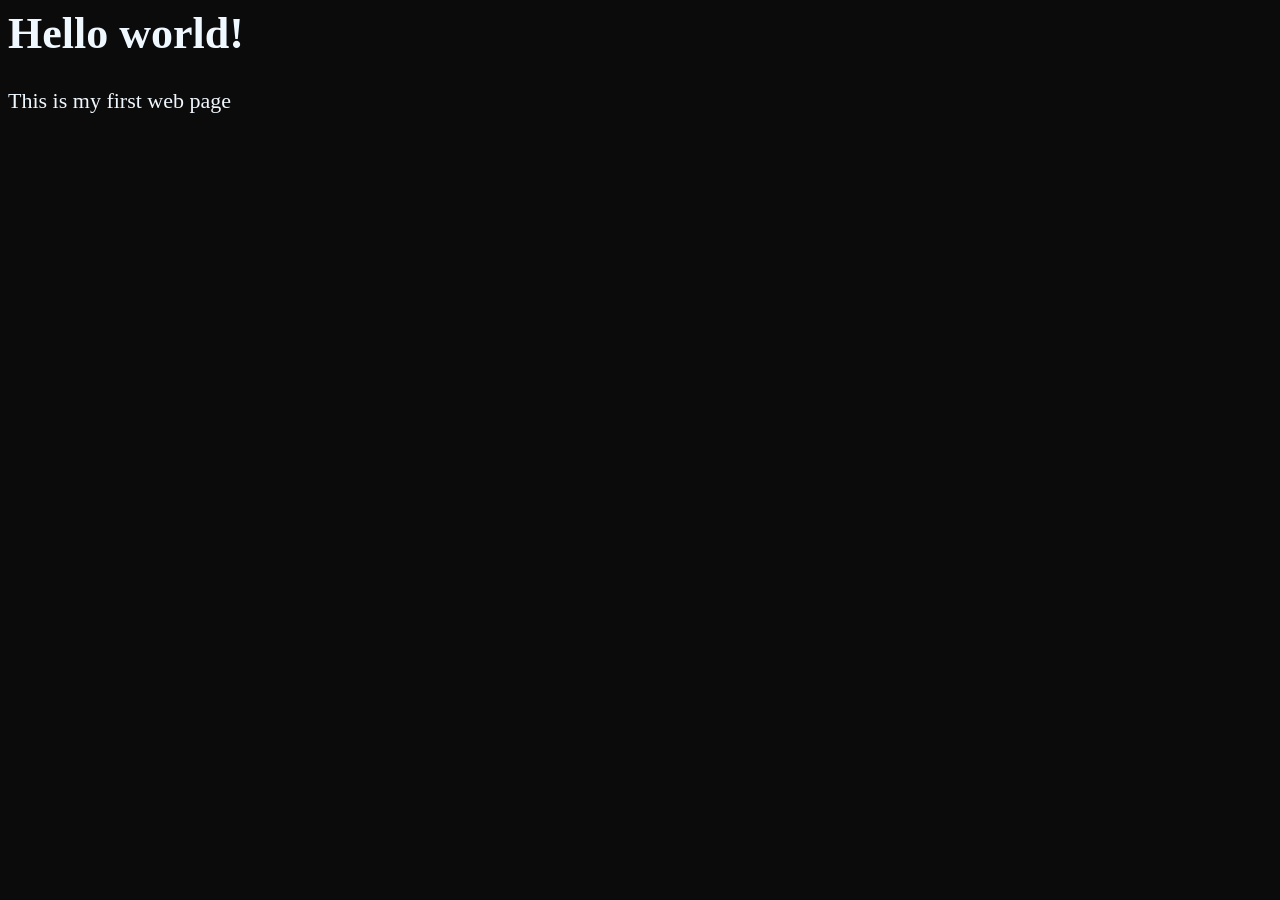
<file: 1°P - Html/testes/index.HTML>
<html lang="pt-BR">

<head>
    <title>
        my first web page
    </title>
    <style>
        html {
            font-size: 22px
        }

        body {
            background-color: rgb(12, 11, 11);
            color: aliceblue;
        }
    </style>
</head>

<body>
    <h1>Hello world!</h1>
    <p>This is my first web page</p>
</body>

</html>
</file>
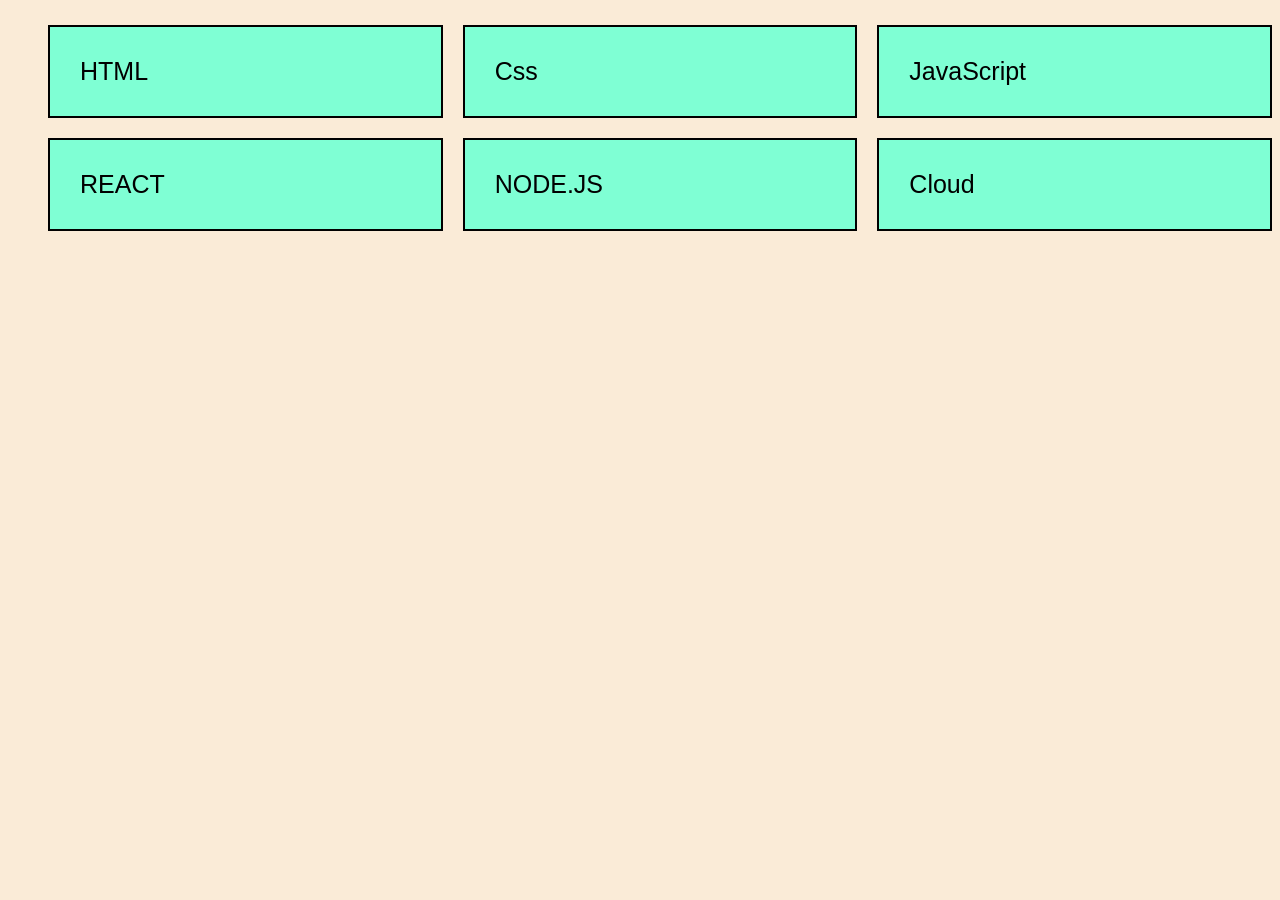
<file: 2°P - Html/Desafio Prático - grid/index.HTML>
<!DOCTYPE html>
<html lang="pt-BR">
<head>
    <meta charset="UTF-8">
    <meta name="viewport" content="width=device-width, initial-scale=1.0">
    <title>Grid</title>
    <link rel="stylesheet" href="style.css">
</head>
<body>
    <section>
        <ul class="cursos">
            <li>HTML</li>
            <li>Css</li>
            <li>JavaScript</li>
            <li>REACT</li>
            <li>NODE.JS</li>
            <li>Cloud</li>
        </ul>
    </section>
</body>
</html>
</file>
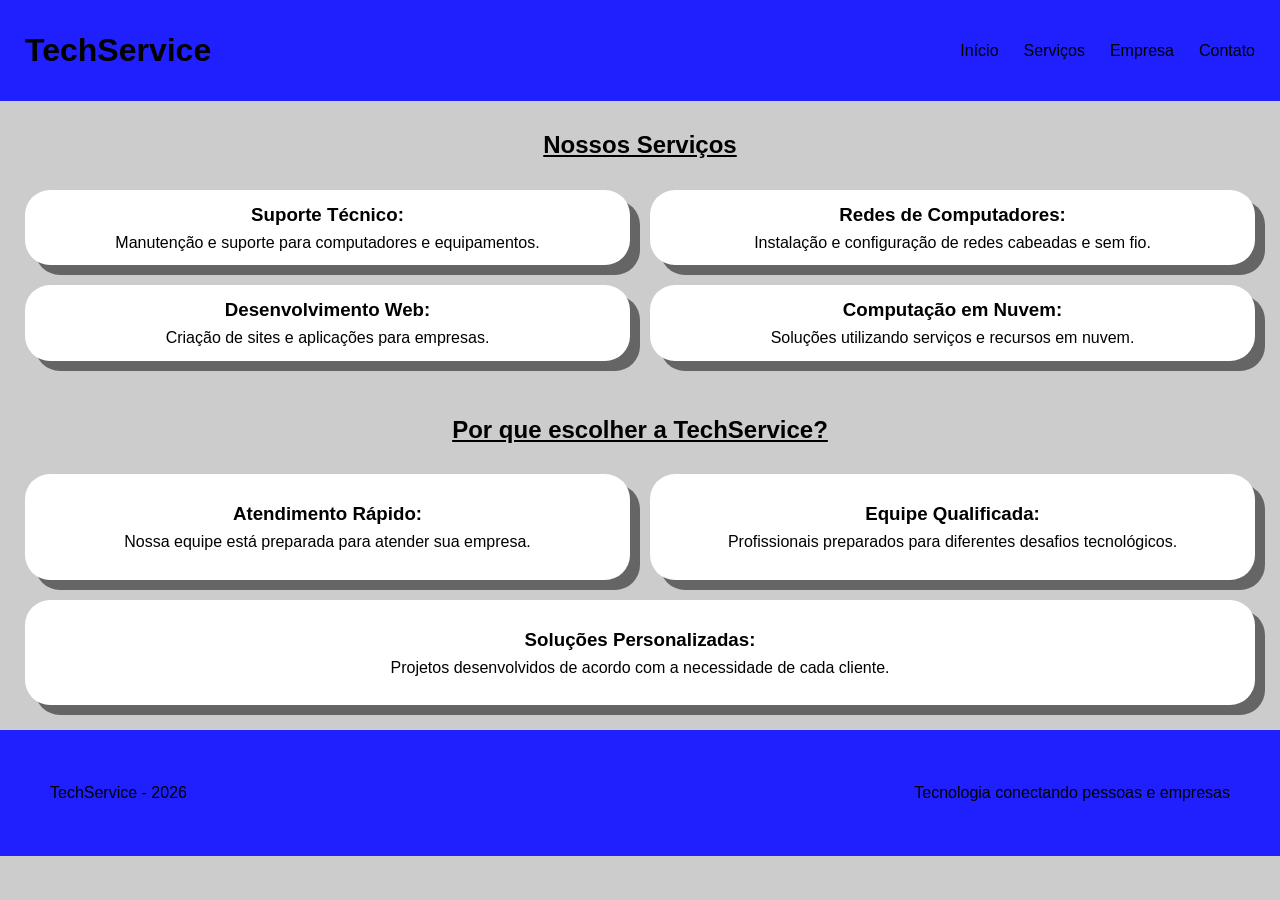
<file: 2°P - Html/Formativa2 - TechService/index.HTML>
<!DOCTYPE html>
<html lang="pt-BR">
<head>
    <meta charset="UTF-8">
    <meta name="viewport" content="width=device-width, initial-scale=1.0">
    <title>TechService</title>
    <link rel="stylesheet" href="style.css">
</head>
<body>
    <header class="cabecalho">
        <h1>TechService</h1>
        <nav>
            <ul class="menu">
                <li><a href="#">Início</a></li>
                <li><a href="#">Serviços</a></li>
                <li><a href="#">Empresa</a></li>
                <li><a href="#">Contato</a></li>
            </ul>
        </nav>
    </header>

    <main>
        <!-- PRIMEIRA SECTION -->
        <section>
            <h2>Nossos Serviços</h2>
            <div class="servicos">
                <article class="card">
                    <h3>Suporte Técnico:</h3>
                    <p>Manutenção e suporte para computadores e equipamentos.</p>
                </article>

                <article class="card">
                    <h3>Redes de Computadores:</h3>
                    <p>Instalação e configuração de redes cabeadas e sem fio.</p>
                </article>

                <article class="card">
                    <h3>Desenvolvimento Web:</h3>
                    <p>Criação de sites e aplicações para empresas.</p>
                </article>

                <article class="card">
                    <h3>Computação em Nuvem:</h3>
                    <p>Soluções utilizando serviços e recursos em nuvem.</p>
                </article>
            </div>
        </section>
        <!-- SEGUNDA SECTION -->
        <section>
            <h2>Por que escolher a TechService?</h2>
            <div class="motivos">
                <article class="motv">
                    <h3>Atendimento Rápido:</h3>
                    <p>Nossa equipe está preparada para atender sua empresa.</p>
                </article>
                <article class="motv">
                    <h3>Equipe Qualificada:</h3>
                    <p>Profissionais preparados para diferentes desafios tecnológicos.</p>
                </article>
                <article class="motv">
                    <h3>Soluções Personalizadas:</h3>
                    <p>Projetos desenvolvidos de acordo com a necessidade de cada cliente.</p>
                </article>
            </div>
        </section>
    </main>

    <footer class="rodape">
        <p>TechService - 2026</p>
        <p>Tecnologia conectando pessoas e empresas</p>
    </footer>
</body>
</html>
</file>
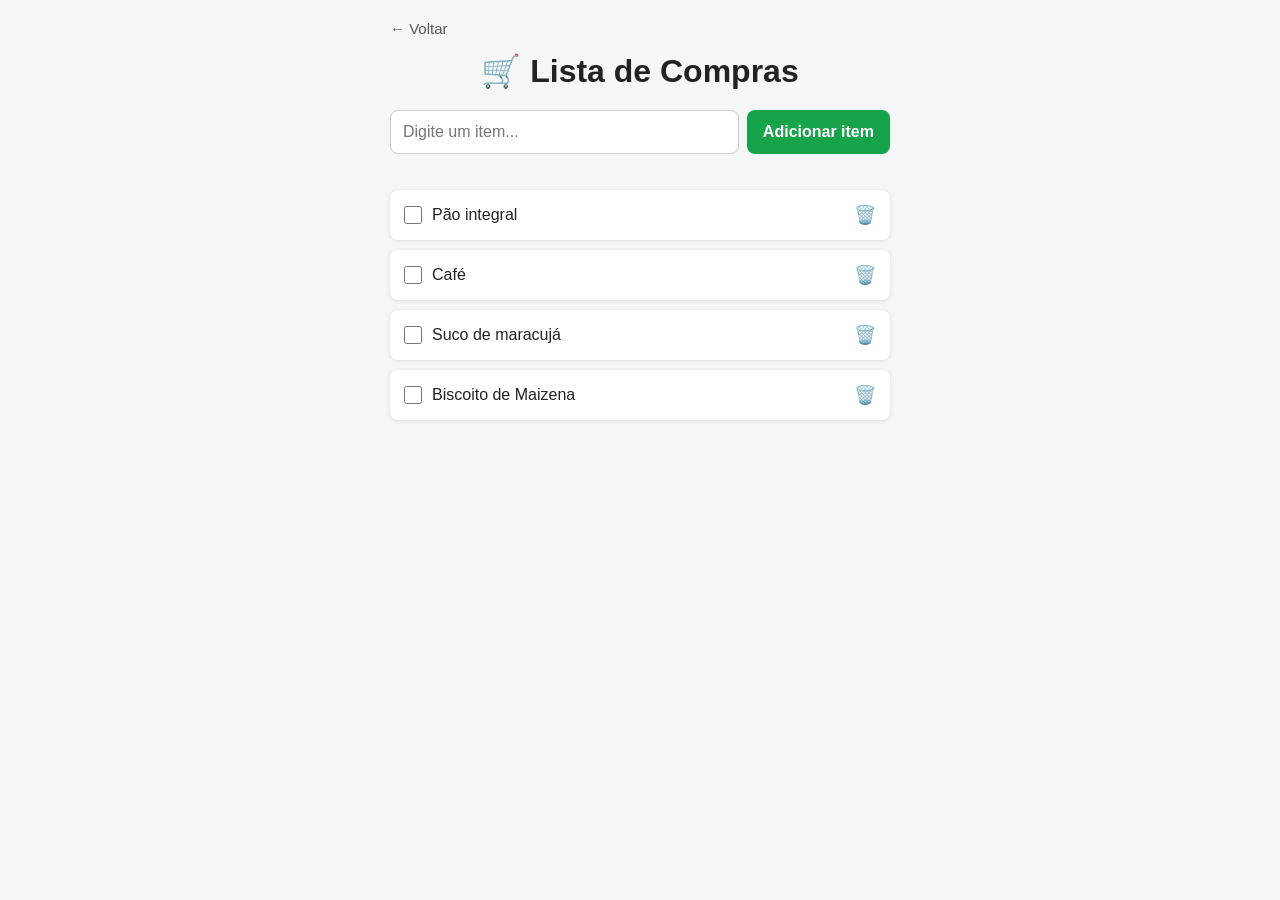
<file: 2°P - Html/lista-de-compras(Cadu)/index.html>
<!DOCTYPE html>
<html lang="pt-BR">
<head>
  <meta charset="UTF-8">
  <!-- Faz a página se ajustar à tela do celular -->
  <meta name="viewport" content="width=device-width, initial-scale=1.0">
  <title>Lista de Compras</title>
  <link rel="stylesheet" href="style.css">
</head>
<body>

  <div class="container">

    <button id="btnVoltar" class="btn-voltar">← Voltar</button>

    <h1>🛒 Lista de Compras</h1>

    <div class="area-adicionar">
      <input type="text" id="inputItem" placeholder="Digite um item...">
      <button id="btnAdicionar" class="btn-adicionar">Adicionar item</button>
    </div>

    <p id="msgErro" class="msg-erro"></p>

    <!-- Os itens são criados pelo JavaScript aqui dentro -->
    <ul id="lista"></ul>

  </div>

  <!-- Alerta que aparece embaixo quando um item é removido -->
  <div id="alerta" class="alerta">
    <span>⚠️ O item foi removido da lista</span>
    <button id="btnFecharAlerta" class="btn-fechar">X</button>
  </div>

  <script src="script.js"></script>
</body>
</html>
</file>
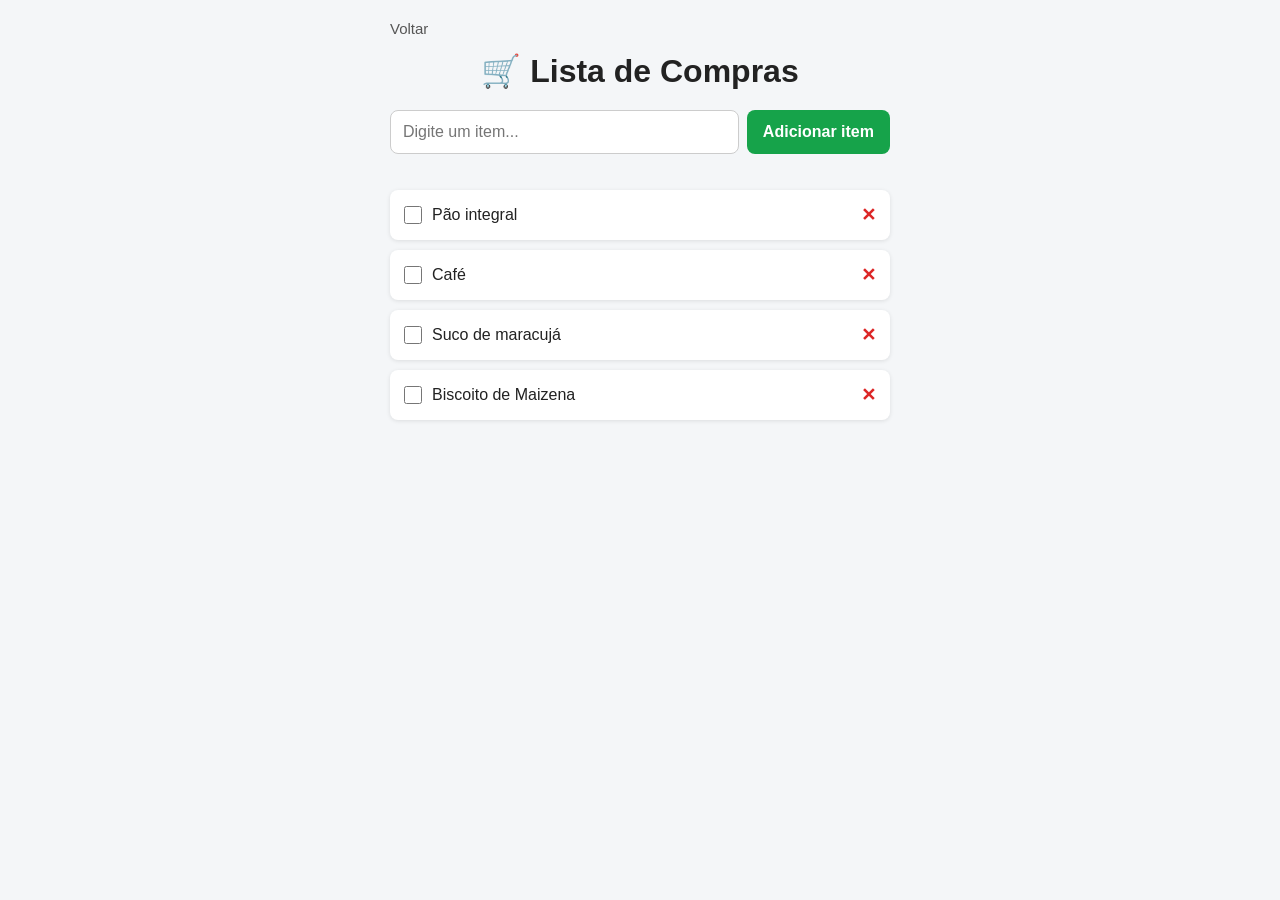
<file: 2°P - Html/lista-de-compras/index.html>
<!DOCTYPE html>
<html lang="pt-BR">
<head>
  <meta charset="UTF-8">
  <!-- Faz a página se ajustar à tela do celular -->
  <meta name="viewport" content="width=device-width, initial-scale=1.0">
  <title>Lista de Compras</title>
  <link rel="stylesheet" href="style.css">
</head>
<body>

  <div class="container">

    <button id="btnVoltar" class="btn-voltar">Voltar</button>

    <h1>🛒 Lista de Compras</h1>

    <div class="area-adicionar">
      <input type="text" id="inputItem" placeholder="Digite um item...">
      <button id="btnAdicionar" class="btn-adicionar">Adicionar item</button>
    </div>

    <p id="msgErro" class="msg-erro"></p>

    <!-- Os itens são criados pelo JavaScript aqui dentro -->
    <ul id="lista"></ul>

  </div>

  <!-- Alerta que aparece embaixo quando um item é removido -->
  <div id="alerta" class="alerta">
    <span>⚠️ O item foi removido da lista</span>
    <button id="btnFecharAlerta" class="btn-fechar">X</button>
  </div>

  <script src="script.js"></script>
</body>
</html>
</file>
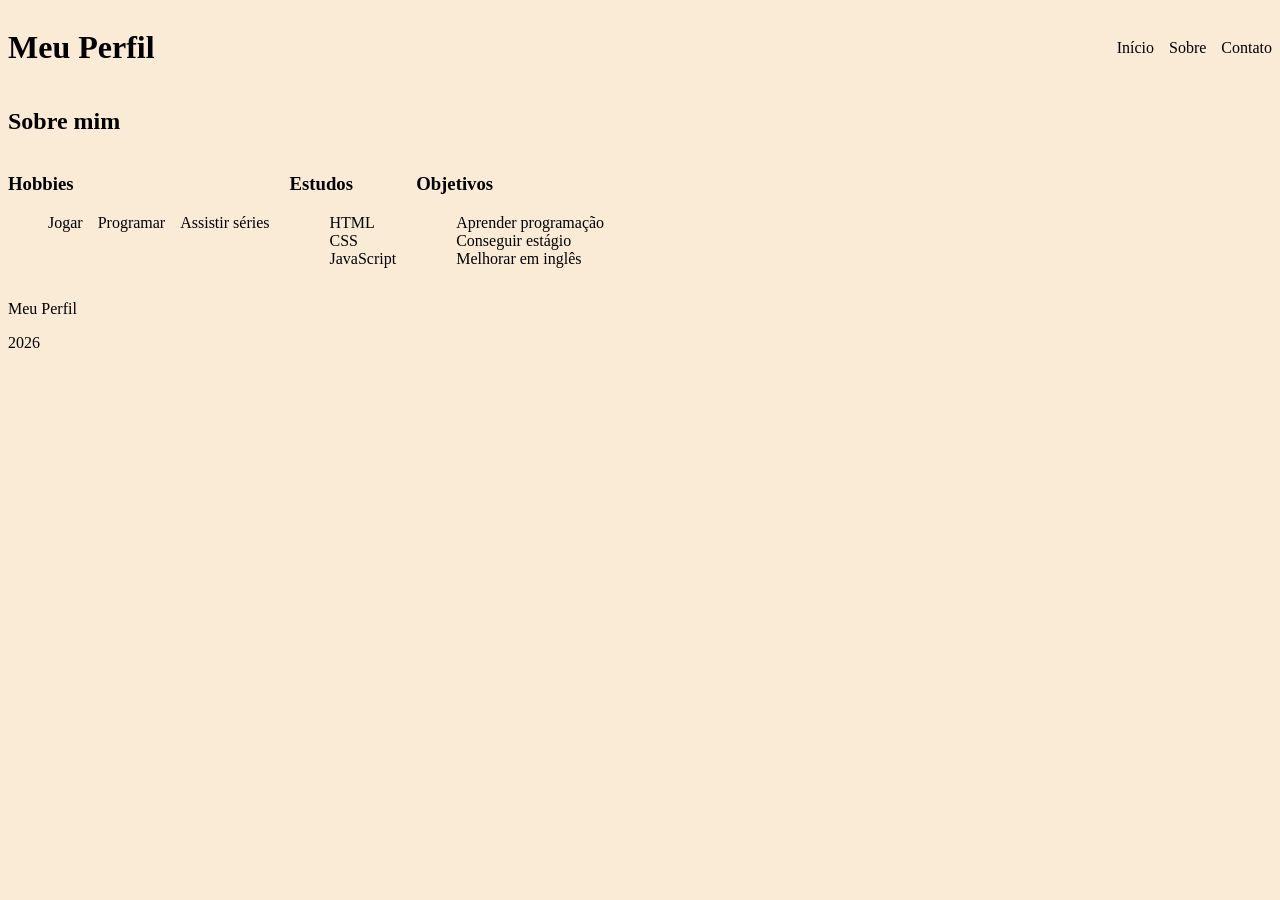
<file: Externo/Portfólio(incompleto)/index.HTML>
<!DOCTYPE html>
<html lang="pt-BR">

<head>
    <meta charset="UTF-8">
    <meta name="viewport" content="width=device-width, initial-scale=1.0">
    <link rel="stylesheet" href="style.css">
    <title>Document</title>
</head>

<body>
    <header class="cabecalho">
        <h1>Meu Perfil</h1>

        <nav>
            <ul class="menu">
                <li>Início</li>
                <li>Sobre</li>
                <li>Contato</li>
            </ul>
        </nav>
    </header>

    <main>

        <section>
            <h2>Sobre mim</h2>

            <div class="cards">

                <article>
                    <h3>Hobbies</h3>
                    <ul class="hobbies">
                        <li>Jogar</li>
                        <li>Programar</li>
                        <li>Assistir séries</li>
                    </ul>
                </article>

                <article>
                    <h3>Estudos</h3>
                    <ul>
                        <li>HTML</li>
                        <li>CSS</li>
                        <li>JavaScript</li>
                    </ul>
                </article>

                <article>
                    <h3>Objetivos</h3>
                    <ul>
                        <li>Aprender programação</li>
                        <li>Conseguir estágio</li>
                        <li>Melhorar em inglês</li>
                    </ul>
                </article>

            </div>
        </section>

    </main>

    <footer>
        <p>Meu Perfil</p>
        <p>2026</p>
    </footer>

</body>

</html>
</file>
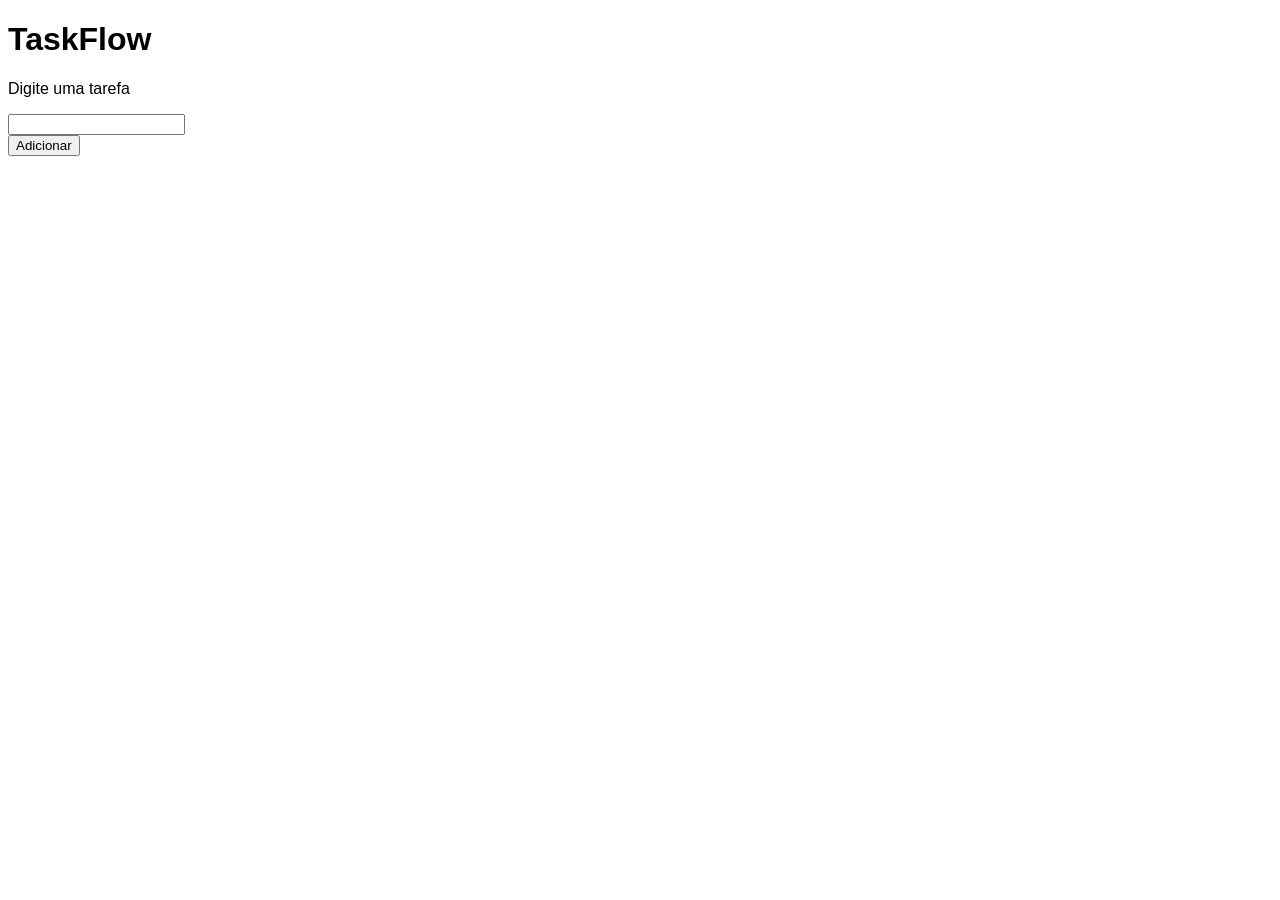
<file: Externo/TaskFlow/index.HTML>
<!DOCTYPE html>
<html lang="pt-BR">
<head>
    <meta charset="UTF-8">
    <meta name="viewport" content="width=device-width, initial-scale=1.0">
    <title>TaskFlow</title>
    <link rel="stylesheet" href="style.css">
</head>
<body>
    <h1>TaskFlow</h1>
    <p>Digite uma tarefa</p>
    <input type="text" id="tarefa"><br>
    <button id="btnAdicionar">Adicionar</button>

    <ul id="lista"></ul>



    <script src="script.js"></script>
</body>
</html>
</file>
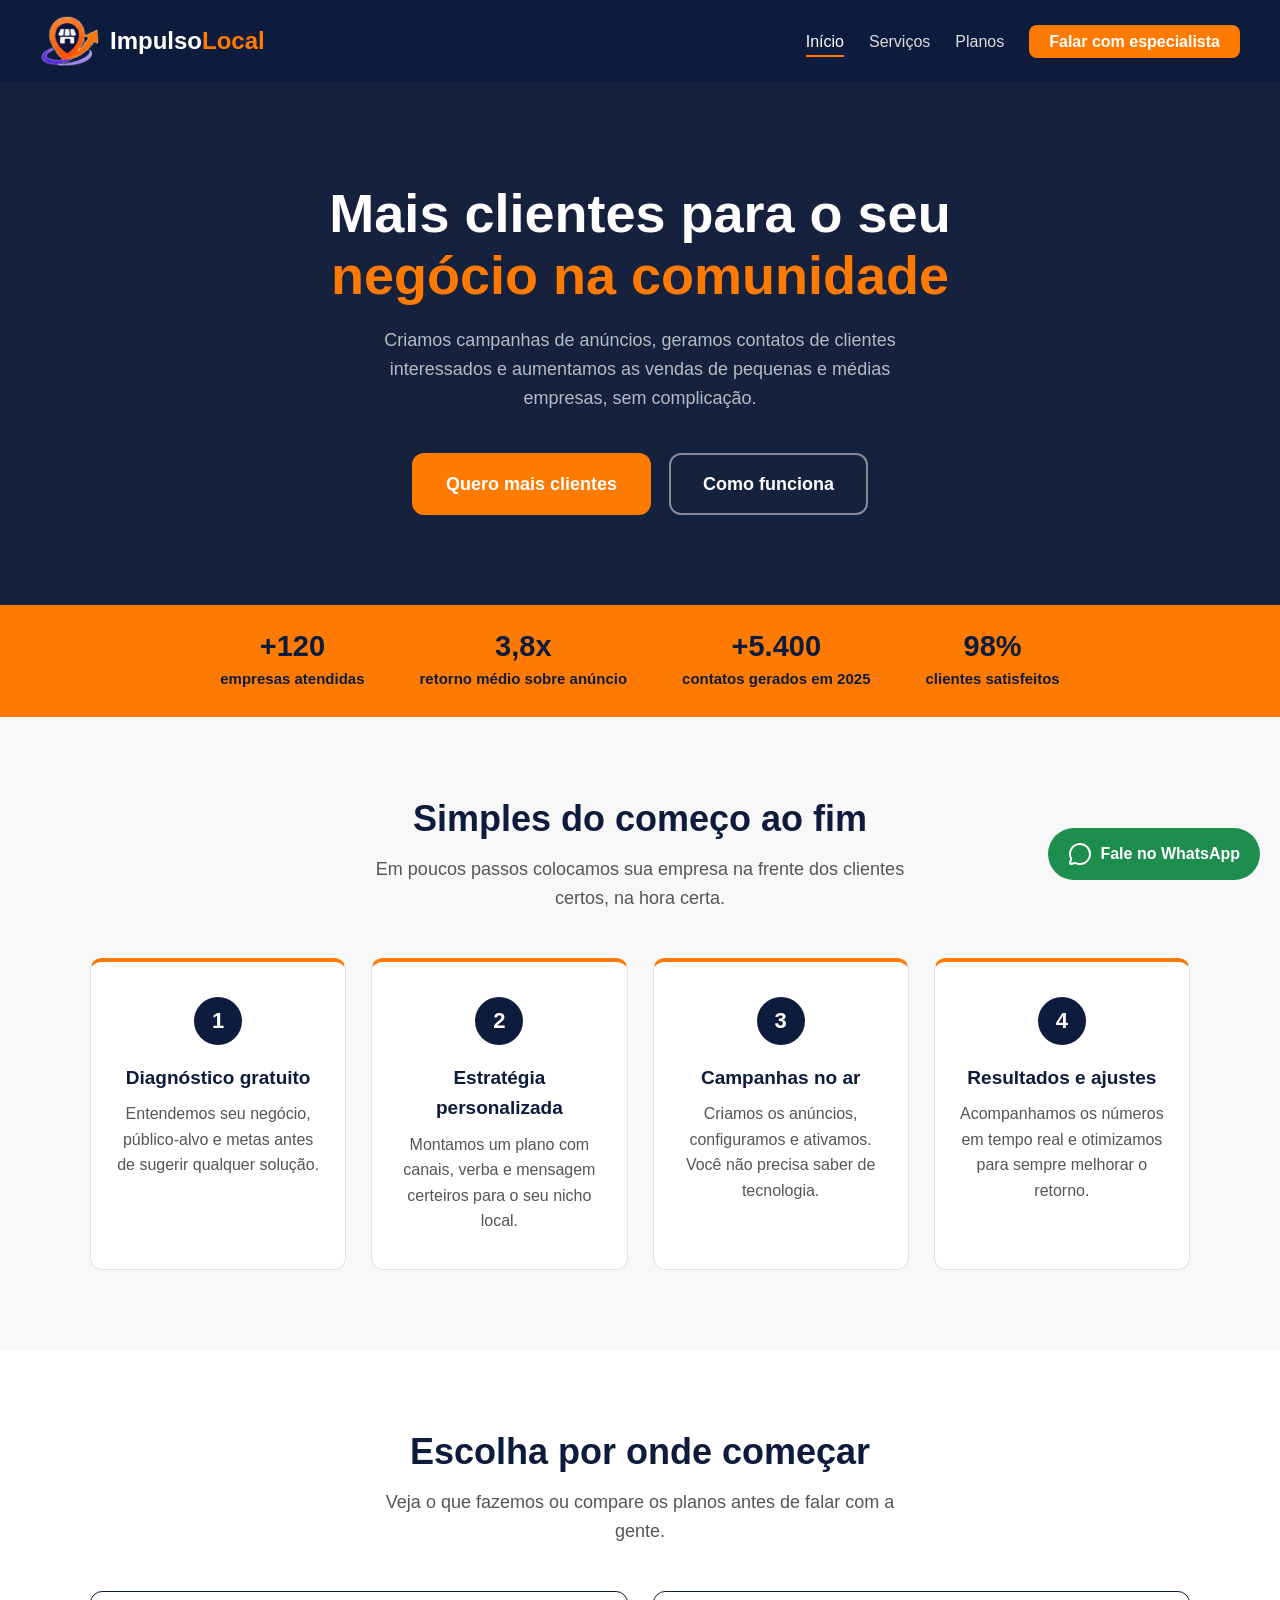
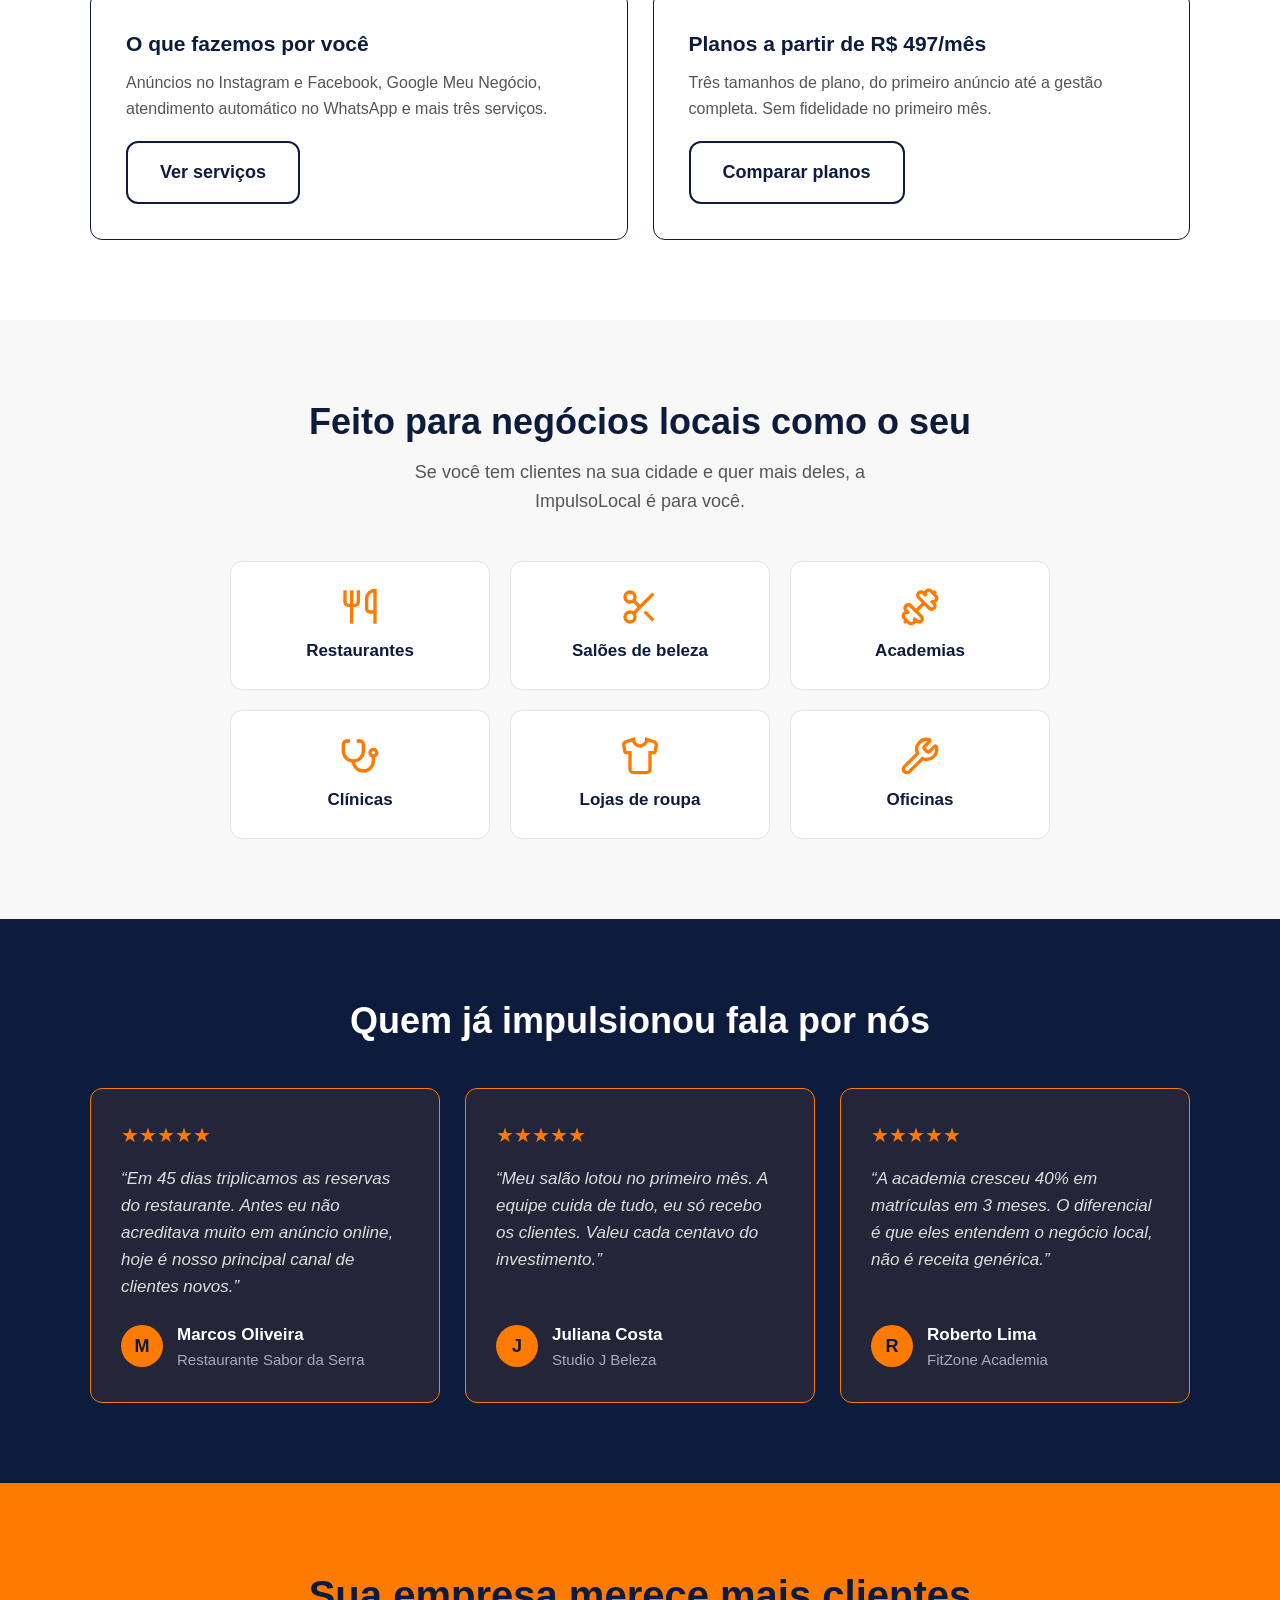
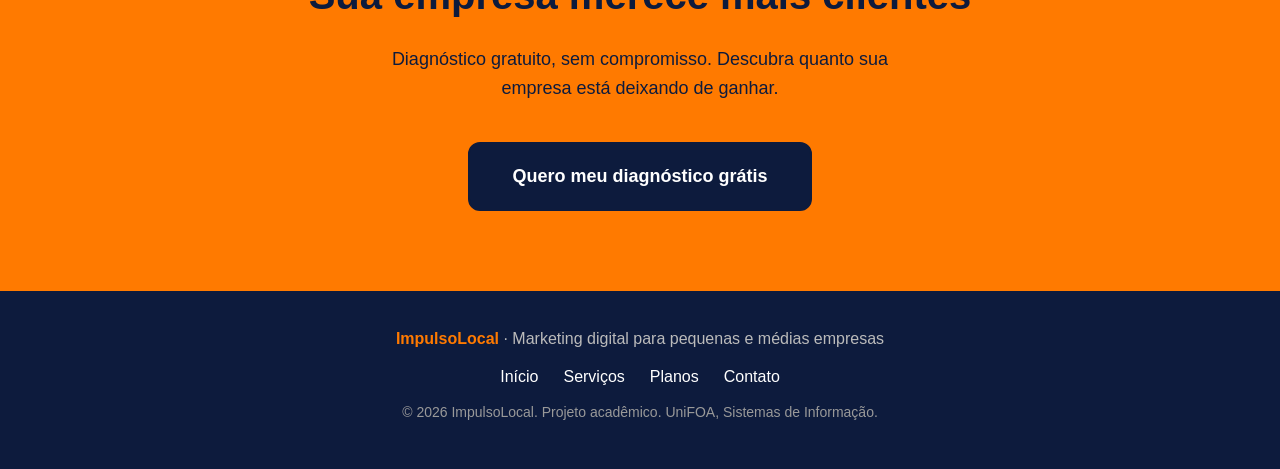
<file: Externo/ImpulsoLocal-main/Projeto-pequenos-negocios/index.html>
<!DOCTYPE html>
<html lang="pt-BR">
<head>
  <meta charset="UTF-8" />
  <meta name="viewport" content="width=device-width, initial-scale=1.0" />
  <meta name="description" content="Anúncios, leads e mais clientes para pequenos negócios locais." />
  <title>ImpulsoLocal · Marketing para Pequenos Negócios</title>
  <link rel="stylesheet" href="css/style.css" />
  <link rel="shortcut icon" href="01-simbolo.png" type="image/x-icon">
</head>
<body>

  <!-- menu -->
  <nav aria-label="Menu principal">
    <div class="nav-inner">
      <div class="logo-site">
        <img src="01-simbolo.png" alt="Logo do site">
        <a href="index.html" class="logo">Impulso<span>Local</span></a>
      </div>
      <ul class="nav-links" id="navLinks">
        <li><a href="index.html" class="ativo">Início</a></li>
        <li><a href="servicos.html">Serviços</a></li>
        <li><a href="planos.html">Planos</a></li>
        <li><a href="contato.html" class="nav-cta">Falar com especialista</a></li>
      </ul>
    </div>
  </nav>

  <main>
    <!-- HERO -->
    <section class="hero">
      <h1>Mais clientes para o seu<br><em>negócio na comunidade</em></h1>
      <p>Criamos campanhas de anúncios, geramos contatos de clientes interessados e aumentamos as vendas de pequenas e médias empresas, sem complicação.</p>
      <div class="hero-btns">
        <a href="contato.html" class="btn-primary">Quero mais clientes</a>
        <a href="#como-funciona" class="btn-secondary">Como funciona</a>
      </div>
    </section>

    <!-- NÚMEROS -->
    <div class="stats-bar">
      <div class="stat"><strong>+120</strong><span>empresas atendidas</span></div>
      <div class="stat"><strong>3,8x</strong><span>retorno médio sobre anúncio</span></div>
      <div class="stat"><strong>+5.400</strong><span>contatos gerados em 2025</span></div>
      <div class="stat"><strong>98%</strong><span>clientes satisfeitos</span></div>
    </div>

    <!-- COMO FUNCIONA -->
    <section id="como-funciona" class="bg-cinza">
      <div class="container text-center">
        <h2 class="section-title">Simples do começo ao fim</h2>
        <p class="section-sub">Em poucos passos colocamos sua empresa na frente dos clientes certos, na hora certa.</p>
        <div class="steps-grid">
        <div class="step-card">
          <div class="step-num">1</div>
          <h3>Diagnóstico gratuito</h3>
          <p>Entendemos seu negócio, público-alvo e metas antes de sugerir qualquer solução.</p>
        </div>
        <div class="step-card">
          <div class="step-num">2</div>
          <h3>Estratégia personalizada</h3>
          <p>Montamos um plano com canais, verba e mensagem certeiros para o seu nicho local.</p>
        </div>
        <div class="step-card">
          <div class="step-num">3</div>
          <h3>Campanhas no ar</h3>
          <p>Criamos os anúncios, configuramos e ativamos. Você não precisa saber de tecnologia.</p>
        </div>
        <div class="step-card">
          <div class="step-num">4</div>
          <h3>Resultados e ajustes</h3>
          <p>Acompanhamos os números em tempo real e otimizamos para sempre melhorar o retorno.</p>
        </div>
        </div>
      </div>
    </section>

    <!-- CONHEÇA MAIS -->
    <section>
      <div class="container text-center">
        <h2 class="section-title">Escolha por onde começar</h2>
        <p class="section-sub">Veja o que fazemos ou compare os planos antes de falar com a gente.</p>
        <div class="preview-grid">
          <article class="preview-card">
            <h3>O que fazemos por você</h3>
            <p>Anúncios no Instagram e Facebook, Google Meu Negócio, atendimento automático no WhatsApp e mais três serviços.</p>
            <a href="servicos.html" class="btn-primary btn-outline">Ver serviços</a>
          </article>
          <article class="preview-card">
            <h3>Planos a partir de R$ 497/mês</h3>
            <p>Três tamanhos de plano, do primeiro anúncio até a gestão completa. Sem fidelidade no primeiro mês.</p>
            <a href="planos.html" class="btn-primary btn-outline">Comparar planos</a>
          </article>
        </div>
      </div>
    </section>

    <!-- PARA QUEM -->
    <section id="para-quem" class="bg-cinza">
      <div class="container text-center">
        <h2 class="section-title">Feito para negócios locais como o seu</h2>
        <p class="section-sub">Se você tem clientes na sua cidade e quer mais deles, a ImpulsoLocal é para você.</p>
        <ul class="audience-grid">
        <li class="audience-item"><svg class="icon" viewBox="0 0 24 24" aria-hidden="true"><path d="M3 2v7c0 1.1.9 2 2 2h4a2 2 0 0 0 2-2V2"/><path d="M7 2v20"/><path d="M21 15V2a5 5 0 0 0-5 5v6c0 1.1.9 2 2 2h3Zm0 0v7"/></svg>Restaurantes</li>
        <li class="audience-item"><svg class="icon" viewBox="0 0 24 24" aria-hidden="true"><circle cx="6" cy="6" r="3"/><path d="M8.12 8.12 12 12"/><path d="M20 4 8.12 15.88"/><circle cx="6" cy="18" r="3"/><path d="M14.8 14.8 20 20"/></svg>Salões de beleza</li>
        <li class="audience-item"><svg class="icon" viewBox="0 0 24 24" aria-hidden="true"><path d="M17.596 12.768a2 2 0 1 0 2.829-2.829l-1.768-1.767a2 2 0 0 0 2.828-2.829l-2.828-2.828a2 2 0 0 0-2.829 2.828l-1.767-1.768a2 2 0 1 0-2.829 2.829z"/><path d="m2.5 21.5 1.4-1.4"/><path d="m20.1 3.9 1.4-1.4"/><path d="M5.343 21.485a2 2 0 1 0 2.829-2.828l1.767 1.768a2 2 0 1 0 2.829-2.829l-6.364-6.364a2 2 0 1 0-2.829 2.829l1.768 1.767a2 2 0 0 0-2.828 2.829z"/><path d="m9.6 14.4 4.8-4.8"/></svg>Academias</li>
        <li class="audience-item"><svg class="icon" viewBox="0 0 24 24" aria-hidden="true"><path d="M11 2v2"/><path d="M5 2v2"/><path d="M5 3H4a2 2 0 0 0-2 2v4a6 6 0 0 0 12 0V5a2 2 0 0 0-2-2h-1"/><path d="M8 15a6 6 0 0 0 12 0v-3"/><circle cx="20" cy="10" r="2"/></svg>Clínicas</li>
        <li class="audience-item"><svg class="icon" viewBox="0 0 24 24" aria-hidden="true"><path d="M20.38 3.46 16 2a4 4 0 0 1-8 0L3.62 3.46a2 2 0 0 0-1.34 2.23l.58 3.47a1 1 0 0 0 .99.84H6v10c0 1.1.9 2 2 2h8a2 2 0 0 0 2-2V10h2.15a1 1 0 0 0 .99-.84l.58-3.47a2 2 0 0 0-1.34-2.23z"/></svg>Lojas de roupa</li>
        <li class="audience-item"><svg class="icon" viewBox="0 0 24 24" aria-hidden="true"><path d="M14.7 6.3a1 1 0 0 0 0 1.4l1.6 1.6a1 1 0 0 0 1.4 0l3.106-3.105c.32-.322.863-.22.983.218a6 6 0 0 1-8.259 7.057l-7.91 7.91a1 1 0 0 1-2.999-3l7.91-7.91a6 6 0 0 1 7.057-8.259c.438.12.54.662.219.984z"/></svg>Oficinas</li>
        </ul>
      </div>
    </section>

    <!-- DEPOIMENTOS -->
    <section class="bg-azul">
      <div class="container text-center">
        <h2 class="section-title">Quem já impulsionou fala por nós</h2>
        <div class="depo-grid">
        <figure class="depo-card">
          <div class="depo-stars" role="img" aria-label="Avaliação 5 de 5 estrelas">★★★★★</div>
          <blockquote class="depo-text">“Em 45 dias triplicamos as reservas do restaurante. Antes eu não acreditava muito em anúncio online, hoje é nosso principal canal de clientes novos.”</blockquote>
          <figcaption class="depo-author">
            <div class="depo-avatar" aria-hidden="true">M</div>
            <div>
              <div class="depo-name">Marcos Oliveira</div>
              <div class="depo-biz">Restaurante Sabor da Serra</div>
            </div>
          </figcaption>
        </figure>
        <figure class="depo-card">
          <div class="depo-stars" role="img" aria-label="Avaliação 5 de 5 estrelas">★★★★★</div>
          <blockquote class="depo-text">“Meu salão lotou no primeiro mês. A equipe cuida de tudo, eu só recebo os clientes. Valeu cada centavo do investimento.”</blockquote>
          <figcaption class="depo-author">
            <div class="depo-avatar" aria-hidden="true">J</div>
            <div>
              <div class="depo-name">Juliana Costa</div>
              <div class="depo-biz">Studio J Beleza</div>
            </div>
          </figcaption>
        </figure>
        <figure class="depo-card">
          <div class="depo-stars" role="img" aria-label="Avaliação 5 de 5 estrelas">★★★★★</div>
          <blockquote class="depo-text">“A academia cresceu 40% em matrículas em 3 meses. O diferencial é que eles entendem o negócio local, não é receita genérica.”</blockquote>
          <figcaption class="depo-author">
            <div class="depo-avatar" aria-hidden="true">R</div>
            <div>
              <div class="depo-name">Roberto Lima</div>
              <div class="depo-biz">FitZone Academia</div>
            </div>
          </figcaption>
        </figure>
        </div>
      </div>
    </section>

    <!-- CTA FINAL -->
    <div class="cta-section">
      <h2>Sua empresa merece mais clientes</h2>
      <p>Diagnóstico gratuito, sem compromisso. Descubra quanto sua empresa está deixando de ganhar.</p>
      <a href="contato.html" class="btn-primary">Quero meu diagnóstico grátis</a>
    </div>
  </main>

  <!-- RODAPÉ -->
  <footer>
    <p><strong>ImpulsoLocal</strong> · Marketing digital para pequenas e médias empresas</p>
    <ul class="footer-links">
      <li><a href="index.html">Início</a></li>
      <li><a href="servicos.html">Serviços</a></li>
      <li><a href="planos.html">Planos</a></li>
      <li><a href="contato.html">Contato</a></li>
    </ul>
    <p class="copy">© <span id="ano">2026</span> ImpulsoLocal. Projeto acadêmico. UniFOA, Sistemas de Informação.</p>
  </footer>

  <!-- botão do whatsapp -->
  <a href="https://wa.me/5524999999999?text=Ol%C3%A1!%20Vim%20pelo%20site%20e%20quero%20saber%20mais%20sobre%20a%20ImpulsoLocal." class="whatsapp-float" target="_blank" rel="noopener" aria-label="Conversar pelo WhatsApp (abre em nova aba)">
    <svg class="icon" viewBox="0 0 24 24" aria-hidden="true"><path d="M2.992 16.342a2 2 0 0 1 .094 1.167l-1.065 3.29a1 1 0 0 0 1.236 1.168l3.413-.998a2 2 0 0 1 1.099.092 10 10 0 1 0-4.777-4.719"/></svg>
    <span class="rotulo">Fale no WhatsApp</span>
  </a>

  <script src="js/main.js"></script>
</body>
</html>
</file>
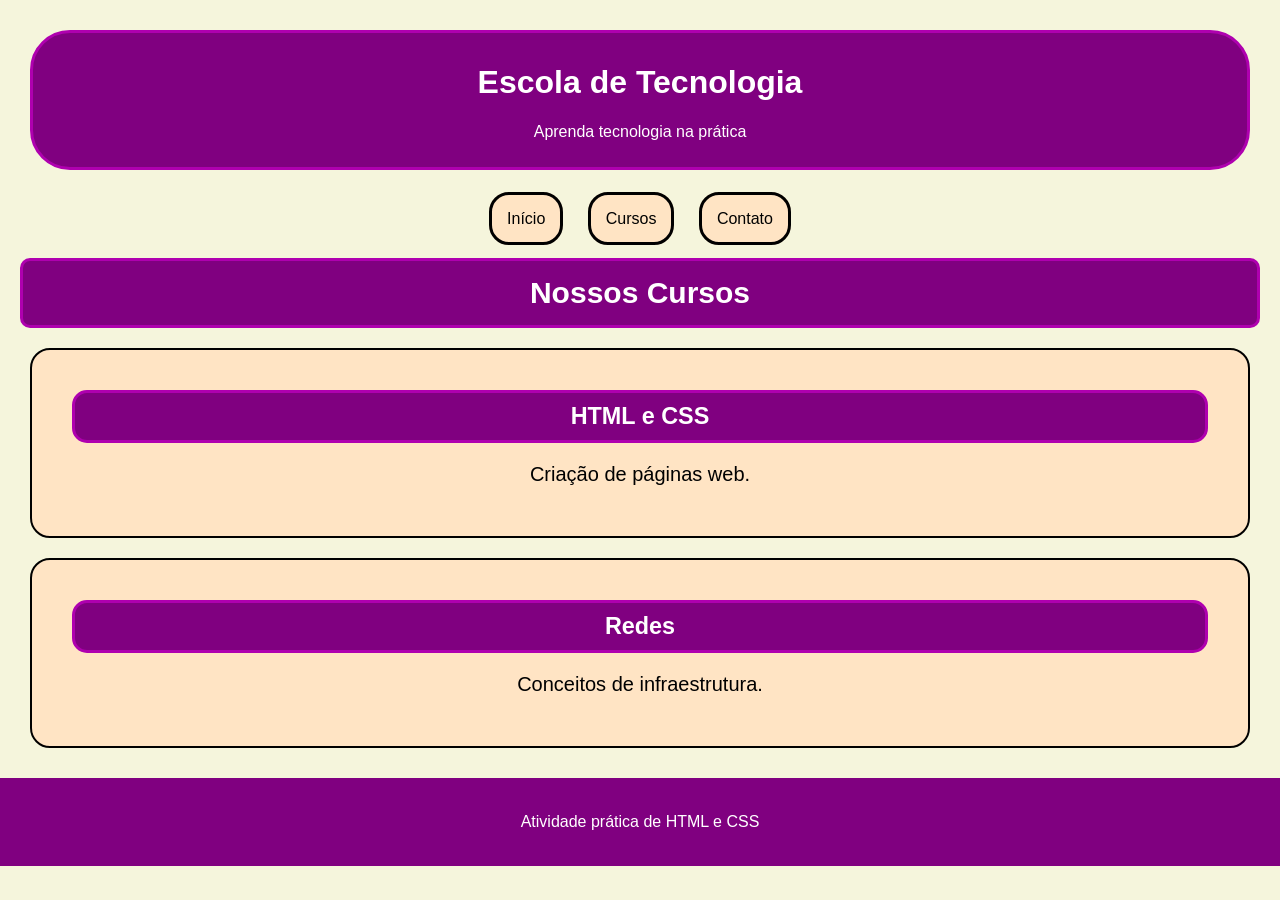
<file: 1°P - Html/Aula 10/Atividade HTML e CSS.htm>
<!DOCTYPE html>
<html lang="pt-br"><head>
<meta http-equiv="content-type" content="text/html; charset=UTF-8">
    <meta charset="UTF-8">
    <title>Atividade HTML e CSS</title>
    <link rel="stylesheet" href="style.css">
    </head>
<body cz-shortcut-listen="true">

    <!-- CABEÇALHO -->
    <div id="topo">

        <h1>Escola de Tecnologia</h1>

        <p>
            Aprenda tecnologia na prática
        </p>

    </div>

    <!-- MENU -->
    <div id="menu">

        <a href="#">Início</a>

        <a href="#">Cursos</a>

        <a href="#">Contato</a>

    </div>

    <!-- CONTEÚDO -->
    <div id="conteudo">

        <h2>
            Nossos Cursos
        </h2>

        <div class="curso">

            <h3>HTML e CSS</h3>

            <p>
                Criação de páginas web.
            </p>

        </div>

        <div class="curso">

            <h3>Redes</h3>

            <p>
                Conceitos de infraestrutura.
            </p>

        </div>

    </div>

    <!-- RODAPÉ -->
    <div id="rodape">

        Atividade prática de HTML e CSS

    </div>




</body></html>
</file>
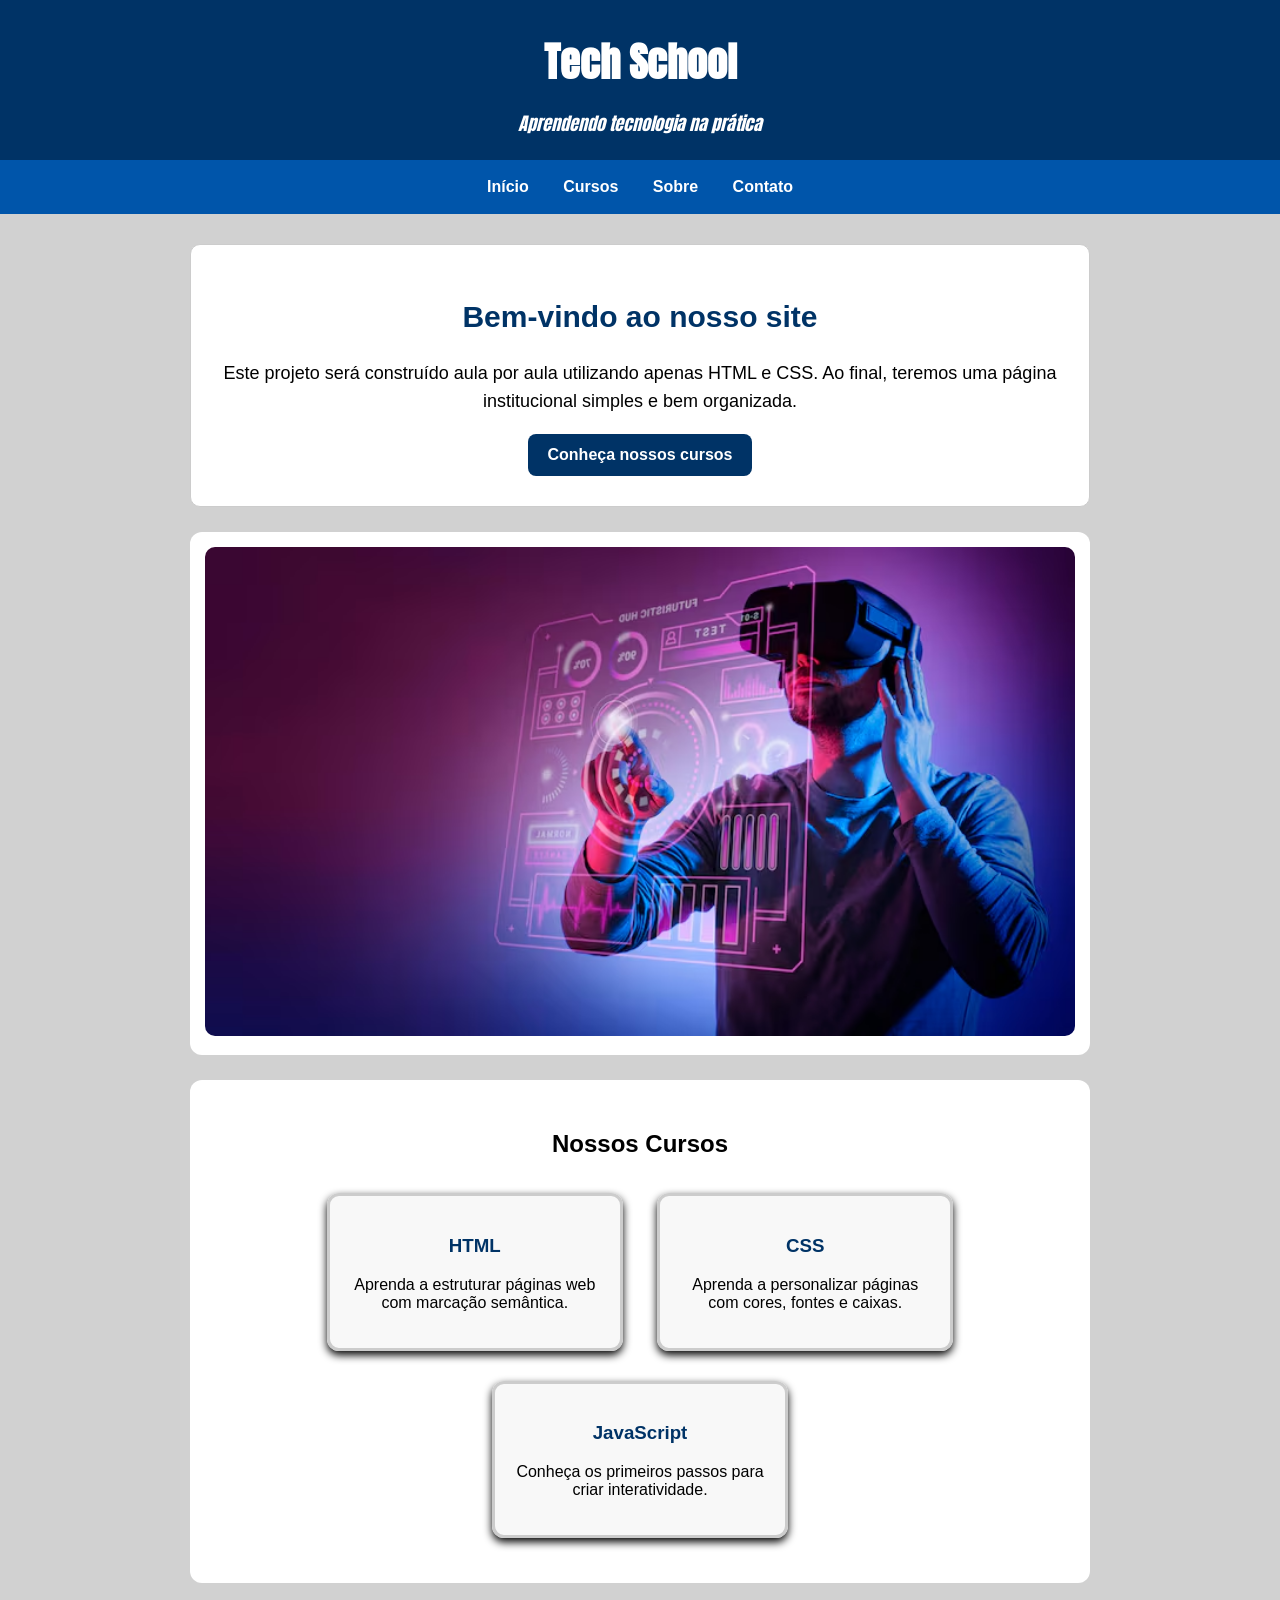
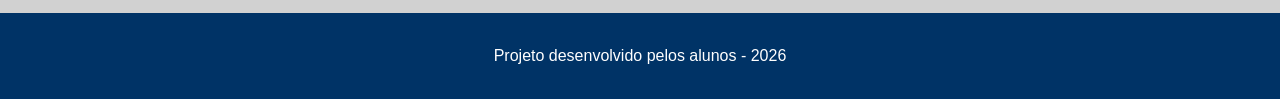
<file: 1°P - Html/Aula 8/Tech School.htm>
<!DOCTYPE html>
<html lang="pt-BR"><head><meta http-equiv="content-type" content="text/html; charset=UTF-8">
    <meta charset="UTF-8">
    <meta name="viewport" content="width=device-width, initial-scale=1.0">
    
    <title>Tech School</title>  
    <link rel="stylesheet" href="style.css">
    </head>
<body>

    <header id="cabecalho">
        <h1>Tech School</h1>
        <p class="subtitulo">Aprendendo tecnologia na prática</p>
    </header>

    <nav class="menu">
        <a href="#">Início</a>
        <a href="#">Cursos</a>
        <a href="#">Sobre</a>
        <a href="#">Contato</a>
    </nav>

    <main id="conteudo-principal">

        <section class="apresentacao">
            <h2>Bem-vindo ao nosso site</h2>
            <p>
                Este projeto será construído aula por aula utilizando apenas HTML e CSS.
                Ao final, teremos uma página institucional simples e bem organizada.
            </p>

            <a href="#" class="botao">Conheça nossos cursos</a>
        </section>

        <section class="imagem-destaque">
            <img src="homem-de-tiro-medio-usando-oculos-vr_23-2149126949.avif" alt="Imagem sobre tecnologia">
        </section>

        <section class="cursos">
            <h2>Nossos Cursos</h2>

            <article class="card">
                <h3>HTML</h3>
                <p>Aprenda a estruturar páginas web com marcação semântica.</p>
            </article>

            <article class="card">
                <h3>CSS</h3>
                <p>Aprenda a personalizar páginas com cores, fontes e caixas.</p>
            </article>

            <article class="card">
                <h3>JavaScript</h3>
                <p>Conheça os primeiros passos para criar interatividade.</p>
            </article>
        </section>

    </main>

    <footer id="rodape">
        <p>Projeto desenvolvido pelos alunos - 2026</p>
    </footer>


</body></html>
</file>
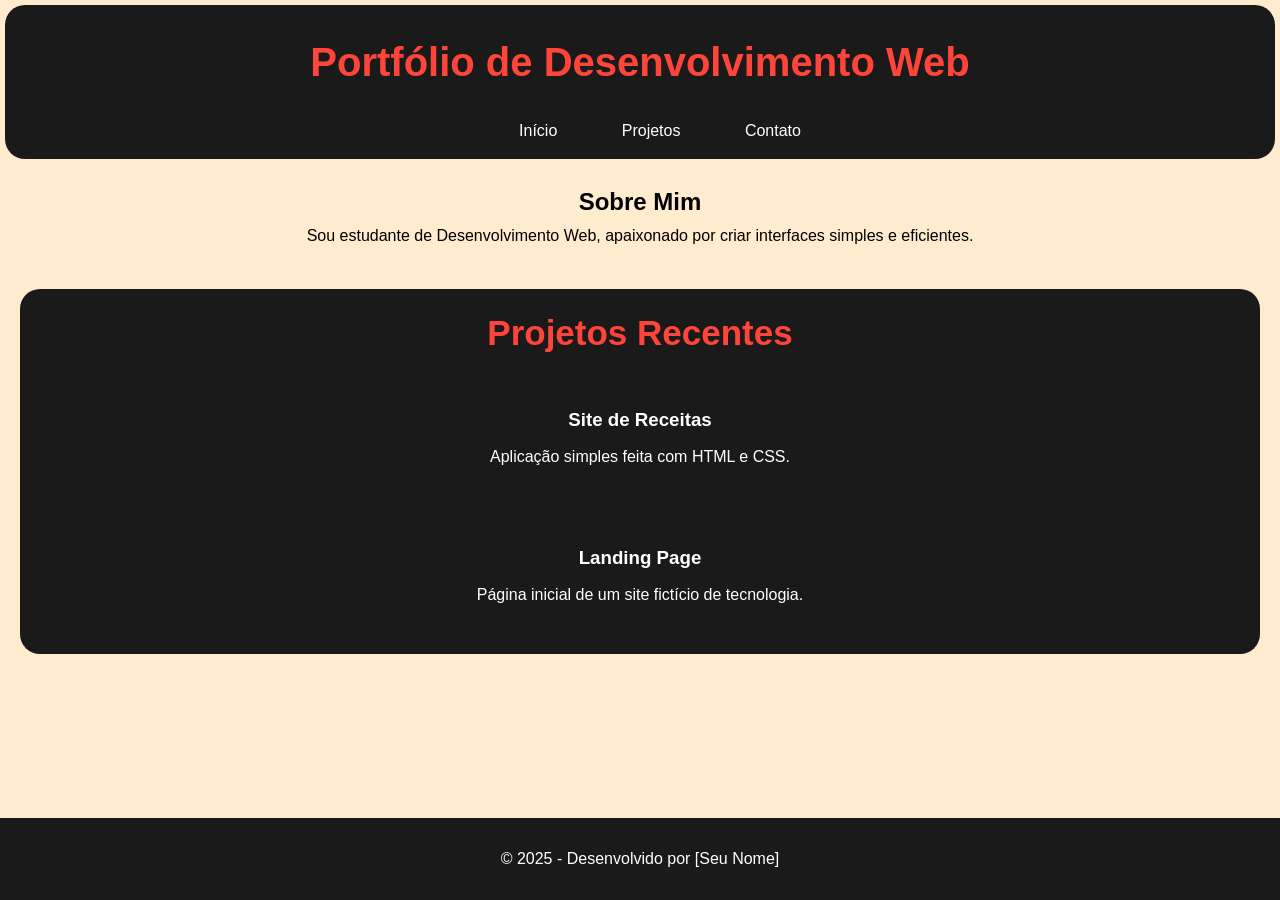
<file: 1°P - Html/Formativa1 AVD 2/Portfólio avd.htm>
<!DOCTYPE html>
<html lang="pt-BR"><head>
<meta http-equiv="content-type" content="text/html; charset=UTF-8">
  <meta charset="UTF-8">
  <meta name="viewport" content="width=device-width, initial-scale=1.0">
  <title>Meu Portfólio</title>
  <link rel="stylesheet" href="Portf%C3%B3lio%20avd_files/estilos.css">
</head>
<body cz-shortcut-listen="true">
  <header>
    <h1>Portfólio de Desenvolvimento Web</h1>
    <nav>
      <ul>
        <li><a href="#">Início</a></li>
        <li><a href="#">Projetos</a></li>
        <li><a href="#">Contato</a></li>
      </ul>
    </nav>
  </header>

  <main>
    <section id="sobre">
      <h2>Sobre Mim</h2>
      <p>Sou estudante de Desenvolvimento Web, apaixonado por criar interfaces simples e eficientes.</p>
    </section>

    <section id="projetos">
      <h2>Projetos Recentes</h2>
      <div class="projeto">
        <h3>Site de Receitas</h3>
        <p>Aplicação simples feita com HTML e CSS.</p>
      </div>
      <div class="projeto">
        <h3>Landing Page</h3>
        <p>Página inicial de um site fictício de tecnologia.</p>
      </div>
    </section>
  </main>

  <footer>
    <p>© 2025 - Desenvolvido por [Seu Nome]</p>
  </footer>


</body></html>
</file>
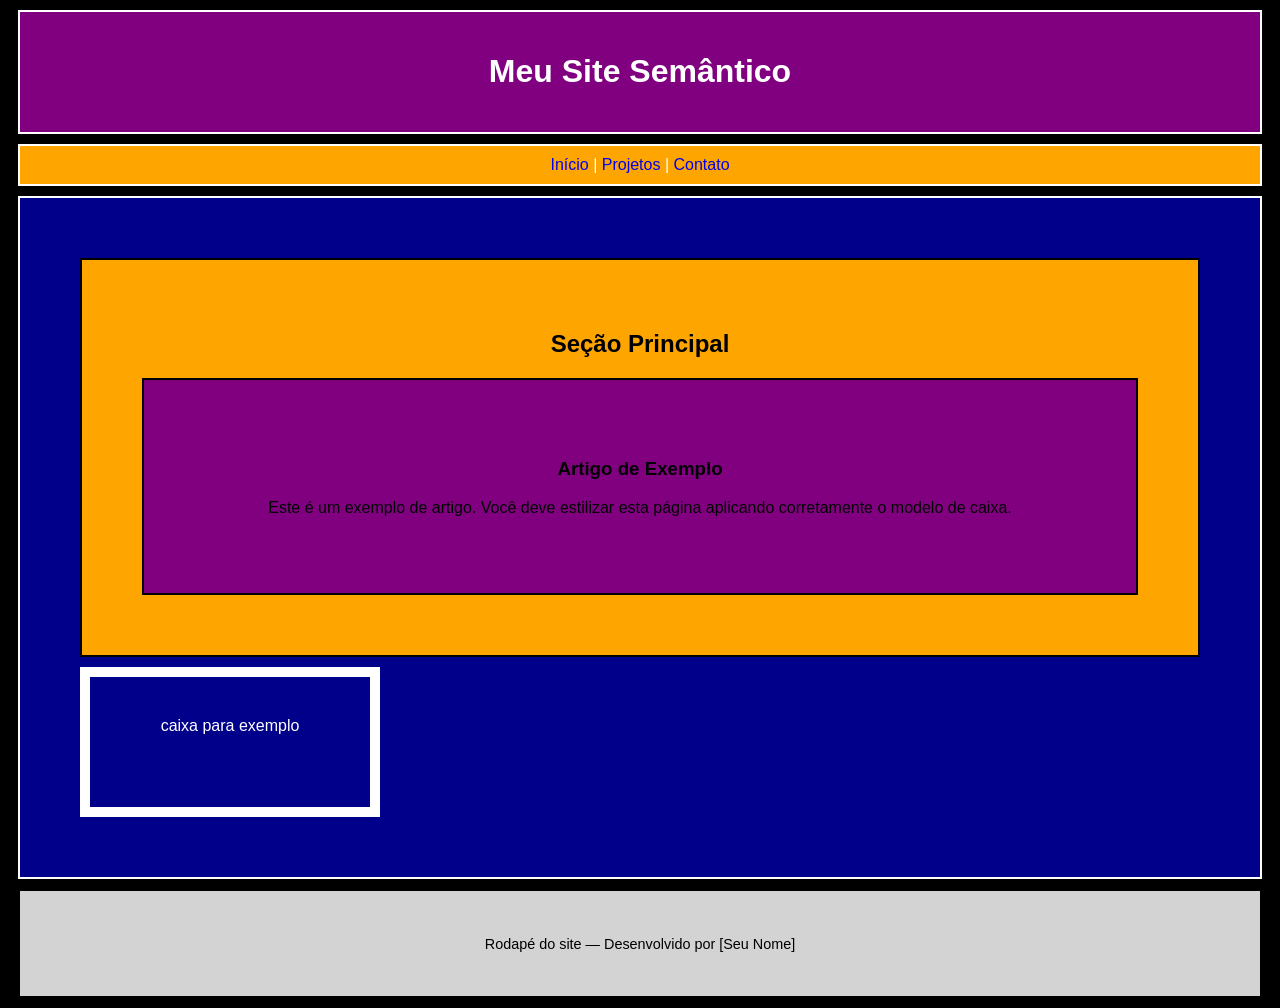
<file: 1°P - Html/Prova formativa/Prova Formativa - Box Model e Estrutura Semântica.htm>
<!DOCTYPE html>
<html lang="pt-BR"><head>
<meta http-equiv="content-type" content="text/html; charset=UTF-8">
  <meta charset="UTF-8">
  <meta name="viewport" content="width=device-width, initial-scale=1.0">
  <title>Prova Formativa - Box Model e Estrutura Semântica</title>
  <link rel="stylesheet" href="Prova%20Formativa%20-%20Box%20Model%20e%20Estrutura%20Sem%C3%A2ntica_files/estilos.css">
</head>
<body cz-shortcut-listen="true">

  <header>
    <h1>Meu Site Semântico</h1>
  </header>

  <nav>
    <a href="#">Início</a> |
    <a href="#">Projetos</a> |
    <a href="#">Contato</a>
  </nav>

  <main>
      <section>
        <h2>Seção Principal</h2>
        <article>
          <h3>Artigo de Exemplo</h3>
          <p>Este é um exemplo de artigo. Você deve estilizar esta página aplicando corretamente o modelo de caixa.</p>
        </article>
      </section>

      <div class="caixa">
        caixa para exemplo
      </div>
  </main>

  <footer>
    <p>Rodapé do site — Desenvolvido por [Seu Nome]</p>
  </footer>
</body></html>
</file>
<file: 2°P - Html/Desafio Prático - grid/style.css>
*{
    font-size: 25px;
    font-family: Arial, Helvetica, sans-serif;
    background-color: antiquewhite;
}

.cursos{
    list-style: none;
    display: grid;
    /* Cria 3 colunas com tamanhos iguais */
    grid-template-columns: repeat(3, 1fr);

    /* Cria 2 colunas com tamanhos iguais
    grid-template-columns: repeat(2, 1fr); */

    /* A segunda coluna tem o dobro da primeira
    grid-template-columns: 1fr 2fr; */

    /* A coluna do meio tem o dobro da primeira e terceira
    grid-template-columns: 1fr 2fr 1fr; */

    /* Espaçamento */
    gap: 20px;

}

li{
    background-color:aquamarine;
    padding: 30px;
    border: 2px solid black;
}
</file>
<file: 2°P - Html/Formativa2 - TechService/style.css>
*{
    font-family: Arial, Helvetica, sans-serif;
    margin: 0;
    padding: 0;
}
body {
    font-family: Arial, Helvetica, sans-serif;
    line-height: 1.6;
    background-color: rgb(204, 204, 204);
}

/* CABEÇALHO */
.cabecalho{
    display: flex;
    align-items: center;
    justify-content: space-between;
    padding: 25px;
    background-color: rgb(32, 32, 255);
}
.menu{
    display: flex;
    gap: 25px;
}
li {
    list-style: none;
}
li a{
    text-decoration: none;
    color: black;
    transition: 0.5s;
}
li a:hover{
    color: white;
}

/* PRIMEIRA SECTION */
h2{
    text-decoration: underline;
}


.servicos{
    display: flex;
    flex-wrap: wrap;
    gap: 20px;
    text-align: center;
    padding: 25px;
}
section h2{
    text-align: center;
    padding-top: 25px;
}

.card{
    flex: 1;
    padding: 10px;
    background-color: white;
    border-radius: 25px;
    flex-basis: 40%;
    box-shadow: 10px 10px rgb(101, 101, 101);
}

/* SEGUNDA SECTION */

.motivos{
    display: flex;
    flex-wrap: wrap;
    gap: 20px;
    justify-content: space-evenly;
    padding: 25px;
}
.motv{
flex: 1;
    text-align: center;
    background-color: white;
    border-radius: 25px;
    flex-basis: 30%;
    padding: 25px;
    box-shadow: 10px 10px rgb(101, 101, 101);
}

/* RODAPÉ */
.rodape{
    text-align: center;
    background-color: rgb(32, 32, 255);
    padding: 50px;
    display: flex;
    justify-content: space-between;
}

@media (max-width: 768px){
.cabecalho{
    flex-direction: column;
}
    
    .card {
    flex-basis: 100%;
    padding: 20px;
}
.motivos{
    flex-direction: column;
}

.rodape{
    flex-direction: column;
    align-items: center;
}
}
</file>
<file: 2°P - Html/lista-de-compras(Cadu)/style.css>
* {
  margin: 0;
  padding: 0;
  box-sizing: border-box;
}

/* Página com fundo claro */
body {
  font-family: Arial, sans-serif;
  background-color: #f4f6f8;
  color: #222;
  padding: 20px;
}

/* Centraliza o conteúdo e limita a largura no computador */
.container {
  max-width: 500px;
  margin: 0 auto;
}

.btn-voltar {
  background: none;
  border: none;
  color: #555;
  font-size: 15px;
  cursor: pointer;
  margin-bottom: 15px;
}

h1 {
  text-align: center;
  margin-bottom: 20px;
}

/* Input e botão lado a lado */
.area-adicionar {
  display: flex;
  gap: 8px;
}

#inputItem {
  flex: 1;
  padding: 12px;
  font-size: 16px;
  border: 1px solid #ccc;
  border-radius: 8px;
}

/* Botão de adicionar em destaque */
.btn-adicionar {
  background-color: #16a34a;
  color: white;
  border: none;
  border-radius: 8px;
  padding: 12px 16px;
  font-size: 16px;
  font-weight: bold;
  cursor: pointer;
}

.btn-adicionar:hover {
  background-color: #15803d;
}

.msg-erro {
  color: #dc2626;
  font-size: 14px;
  height: 20px;
  margin: 6px 0 10px;
}

/* Tira as bolinhas da lista */
ul {
  list-style: none;
}

/* Cada item vira um cartão */
li {
  display: flex;
  align-items: center;
  gap: 10px;
  background-color: white;
  padding: 14px;
  margin-bottom: 10px;
  border-radius: 8px;
  box-shadow: 0 1px 4px rgba(0, 0, 0, 0.1);
}

li input {
  width: 18px;
  height: 18px;
  cursor: pointer;
}

li span {
  flex: 1;
  font-size: 16px;
}

.btn-remover {
  background: none;
  border: none;
  font-size: 18px;
  cursor: pointer;
}

/* Item concluído: texto riscado e mais apagado */
.concluido span {
  text-decoration: line-through;
  opacity: 0.5;
}

/* Alerta vermelho fixo na parte de baixo da tela */
.alerta {
  display: none;
  position: fixed;
  bottom: 20px;
  left: 50%;
  transform: translateX(-50%);
  width: 90%;
  max-width: 400px;
  background-color: #dc2626;
  color: white;
  padding: 12px 16px;
  border-radius: 8px;
  justify-content: space-between;
  align-items: center;
}

/* O JavaScript coloca essa classe para mostrar o alerta */
.alerta.mostrar {
  display: flex;
}

.btn-fechar {
  background: none;
  border: none;
  color: white;
  font-size: 16px;
  font-weight: bold;
  cursor: pointer;
}

/* No celular, o botão fica embaixo do input */
@media (max-width: 480px) {
  .area-adicionar {
    flex-direction: column;
  }
}
</file>
<file: 2°P - Html/lista-de-compras/style.css>
* {
  margin: 0;
  padding: 0;
  box-sizing: border-box;
}

/* Página com fundo claro */
body {
  font-family: Arial, sans-serif;
  background-color: #f4f6f8;
  color: #222;
  padding: 20px;
}

/* Centraliza o conteúdo e limita a largura no computador */
.container {
  max-width: 500px;
  margin: 0 auto;
}

.btn-voltar {
  background: none;
  border: none;
  color: #555;
  font-size: 15px;
  cursor: pointer;
  margin-bottom: 15px;
}

h1 {
  text-align: center;
  margin-bottom: 20px;
}

/* Input e botão lado a lado */
.area-adicionar {
  display: flex;
  gap: 8px;
}

#inputItem {
  flex: 1;
  padding: 12px;
  font-size: 16px;
  border: 1px solid #ccc;
  border-radius: 8px;
}

/* Botão de adicionar em destaque */
.btn-adicionar {
  background-color: #16a34a;
  color: white;
  border: none;
  border-radius: 8px;
  padding: 12px 16px;
  font-size: 16px;
  font-weight: bold;
  cursor: pointer;
}

.btn-adicionar:hover {
  background-color: #15803d;
}

.msg-erro {
  color: #dc2626;
  font-size: 14px;
  height: 20px;
  margin: 6px 0 10px;
}

/* Tira as bolinhas da lista */
ul {
  list-style: none;
}

/* Cada item vira um cartão */
li {
  display: flex;
  align-items: center;
  gap: 10px;
  background-color: white;
  padding: 14px;
  margin-bottom: 10px;
  border-radius: 8px;
  box-shadow: 0 1px 4px rgba(0, 0, 0, 0.1);
}

li input {
  width: 18px;
  height: 18px;
  cursor: pointer;
}

li span {
  flex: 1;
  font-size: 16px;
}

.btn-remover {
  background: none;
  border: none;
  color: #dc2626;
  font-size: 18px;
  font-weight: bold;
  cursor: pointer;
}

/* Item concluído: texto riscado e mais apagado */
.concluido span {
  text-decoration: line-through;
  opacity: 0.5;
}

/* Alerta vermelho fixo na parte de baixo da tela */
.alerta {
  display: none;
  position: fixed;
  bottom: 20px;
  left: 50%;
  transform: translateX(-50%);
  width: 90%;
  max-width: 400px;
  background-color: #dc2626;
  color: white;
  padding: 12px 16px;
  border-radius: 8px;
  justify-content: space-between;
  align-items: center;
}

/* O JavaScript coloca essa classe para mostrar o alerta */
.alerta.mostrar {
  display: flex;
}

.btn-fechar {
  background: none;
  border: none;
  color: white;
  font-size: 16px;
  font-weight: bold;
  cursor: pointer;
}

/* No celular, o botão fica embaixo do input */
@media (max-width: 480px) {
  .area-adicionar {
    flex-direction: column;
  }
}
</file>
<file: Externo/Portfólio(incompleto)/style.css>
body{
    background-color: antiquewhite;
}

.cabecalho{
    display: flex;
    justify-content: space-between;
    align-items: center;
}
li{
    list-style: none;
}
.menu{
    display: flex;
    gap: 15px;
}
.cards{
    display: flex;
    gap: 20px;
}

.hobbies{
    display: flex;
    gap: 15px;
}
</file>
<file: Externo/TaskFlow/style.css>
*{
    font-family: Arial, Helvetica, sans-serif;
}
</file>
<file: Externo/ImpulsoLocal-main/Projeto-pequenos-negocios/css/style.css>
/* ImpulsoLocal - estilo de todas as páginas */

* {
  margin: 0;
  padding: 0;
  box-sizing: border-box;
}

body {
  font-family: 'Segoe UI', Arial, sans-serif;
  font-size: 18px;
  line-height: 1.6;
  color: #222222;
  background-color: #ffffff;
}

a {
  color: #0D1B3D;
}

.container {
  max-width: 1100px;
  margin: 0 auto;
}

section {
  padding: 80px 25px;
}

.section-title {
  font-size: 36px;
  font-weight: bold;
  line-height: 1.2;
  margin-bottom: 15px;
  color: #0D1B3D;
}

.section-sub {
  max-width: 560px;
  margin: 0 auto;
  color: #555555;
}

.text-center {
  text-align: center;
}

.bg-cinza {
  background-color: #F8F8F8;
}

.bg-azul {
  background-color: #0D1B3D;
  color: #ffffff;
}

.bg-azul .section-title {
  color: #ffffff;
}

/* icones em svg */
.icon {
  width: 18px;
  height: 18px;
  fill: none;
  stroke: currentColor;
  stroke-width: 2;
  flex-shrink: 0;
}

/* botoes */
.btn-primary,
.btn-secondary {
  display: inline-block;
  padding: 15px 32px;
  border-radius: 12px;
  font-family: inherit;
  font-size: 18px;
  font-weight: bold;
  text-align: center;
  text-decoration: none;
  cursor: pointer;
}

.btn-primary {
  background-color: #FF7A00;
  color: #ffffff;
  border: 2px solid #FF7A00;
}

.btn-primary:hover {
  background-color: #FF7A00;
  border-color: #FF7A00;
}

.btn-secondary {
  background-color: transparent;
  color: #ffffff;
  border: 2px solid #8a8a99;
}

.btn-secondary:hover {
  color: #FF7A00;
  border-color: #FF7A00;
}

.btn-outline {
  background-color: transparent;
  color: #0D1B3D;
  border: 2px solid #0D1B3D;
}

.btn-outline:hover {
  background-color: #0D1B3D;
  border-color: #0D1B3D;
  color: #ffffff;
}

/* cabeçalho das páginas internas */
.page-header {
  background-color: #16213E;
  color: #ffffff;
  text-align: center;
  padding: 60px 25px 55px;
}

.page-header h1 {
  font-size: 44px;
  line-height: 1.2;
  margin-bottom: 10px;
}

.page-header p {
  max-width: 560px;
  margin: 0 auto;
  color: #b0bec5;
}

.breadcrumb {
  display: flex;
  justify-content: center;
  gap: 8px;
  list-style: none;
  font-size: 14px;
  color: #b0bec5;
  margin-bottom: 18px;
}

.breadcrumb a {
  color: #ffffff;
}

/* menu */
nav {
  background-color: #0D1B3D;
}

.nav-inner {
  width: 100%;
  max-width: 1400px;
  margin: 0 auto;
  padding: 16px 40px;
  box-sizing: border-box;
  display: flex;
  justify-content: space-between;
  align-items: center;
  gap: 20px;
}
.logo-site{
  display: flex;
  align-items: center;
  gap: 10px;
}
.logo-site img{
  width: 60px;
  height: 50px;
  object-fit: contain;
}

.logo {
  font-size: 24px;
  font-weight: bold;
  color: #ffffff;
  text-decoration: none;
}

.logo span {
  color: #FF7A00;
}

.nav-links {
  display: flex;
  align-items: center;
  gap: 25px;
  list-style: none;
}

.nav-links a {
  color: #dddddd;
  text-decoration: none;
  font-size: 16px;
  padding: 5px 0;
  border-bottom: 2px solid transparent;
}

.nav-links a:hover {
  color: #FF7A00;
}

.nav-links .ativo {
  color: #ffffff;
  border-bottom-color: #FF7A00;
}

.nav-links .nav-cta {
  background-color: #FF7A00;
  color: #ffffff;
  padding: 8px 20px;
  border-radius: 8px;
  border-bottom: none;
  font-weight: bold;
}

.nav-links .nav-cta:hover {
  background-color: #FF7A00;
  color: #ffffff;
}

/* home: hero */
.hero {
  background-color: #16213E;
  color: #ffffff;
  text-align: center;
  padding: 100px 25px 90px;
}

.hero h1 {
  max-width: 860px;
  margin: 0 auto 20px;
  font-size: 54px;
  line-height: 1.15;
}

.hero h1 em {
  font-style: normal;
  color: #FF7A00;
}

.hero p {
  max-width: 560px;
  margin: 0 auto 40px;
  color: #b0bec5;
}

.hero-btns {
  display: flex;
  justify-content: center;
  flex-wrap: wrap;
  gap: 18px;
}

/* home: numeros */
.stats-bar {
  display: flex;
  justify-content: center;
  flex-wrap: wrap;
  gap: 25px 55px;
  padding: 24px 25px;
  background-color: #FF7A00;
}

.stat {
  text-align: center;
  color: #0D1B3D;
}

.stat strong {
  display: block;
  font-size: 29px;
  line-height: 1.2;
}

.stat span {
  font-size: 15px;
  font-weight: bold;
}

/* home: como funciona */
.steps-grid {
  display: grid;
  grid-template-columns: repeat(auto-fit, minmax(240px, 1fr));
  gap: 25px;
  margin-top: 45px;
}

.step-card {
  flex: 1 1 220px;
  padding: 35px 25px;
  text-align: center;
  background-color: #ffffff;
  border: 1px solid #e3e3e3;
  border-top: 4px solid #FF7A00;
  border-radius: 12px;
}

.step-num {
  width: 48px;
  height: 48px;
  margin: 0 auto 18px;
  display: flex;
  justify-content: center;
  align-items: center;
  border-radius: 50%;
  background-color: #0D1B3D;
  color: #ffffff;
  font-size: 22px;
  font-weight: bold;
}

.step-card h3 {
  font-size: 19px;
  margin-bottom: 8px;
  color: #0D1B3D;
}

.step-card p {
  font-size: 16px;
  color: #555555;
}

/* home: para quem */
.audience-grid {
  display: grid;
  grid-template-columns: repeat(auto-fit, minmax(240px, 1fr));
  justify-content: center;
  gap: 20px;
  max-width: 820px;
  margin: 45px auto 0;
  list-style: none;
}

.audience-item {
  flex: 1 1 220px;
  max-width: 260px;
  padding: 25px 18px;
  text-align: center;
  background-color: #ffffff;
  border: 1px solid #e3e3e3;
  border-radius: 12px;
  font-weight: bold;
  font-size: 17px;
  color: #0D1B3D;
}

.audience-item:hover {
  background-color: #0D1B3D;
  color: #ffffff;
}

.audience-item .icon {
  display: block;
  width: 40px;
  height: 40px;
  margin: 0 auto 10px;
  color: #FF7A00;
}

/* home: links para as outras paginas */
.preview-grid {
  display: grid;
  grid-template-columns: repeat(auto-fit, minmax(240px, 1fr));
  gap: 25px;
  margin-top: 45px;
}

.preview-card {
  flex: 1 1 300px;
  padding: 35px;
  text-align: left;
  border: 1px solid #0D1B3D;
  border-radius: 12px;
}

.preview-card h3 {
  font-size: 21px;
  color: #0D1B3D;
  margin-bottom: 10px;
}

.preview-card p {
  font-size: 16px;
  color: #555555;
  margin-bottom: 20px;
}

/* home: depoimentos */
.depo-grid {
  display: grid;
  grid-template-columns: repeat(auto-fit, minmax(240px, 1fr));
  gap: 25px;
  margin-top: 45px;
  text-align: left;
}

.depo-card {
  flex: 1 1 280px;
  display: flex;
  flex-direction: column;
  padding: 30px;
  background-color: #25253a;
  border: 1px solid #FF7A00;
  border-radius: 12px;
}

.depo-stars {
  font-size: 20px;
  color: #FF7A00;
  margin-bottom: 14px;
}

.depo-text {
  flex-grow: 1;
  font-size: 17px;
  font-style: italic;
  color: #dddddd;
  margin-bottom: 20px;
}

.depo-author {
  display: flex;
  align-items: center;
  gap: 14px;
}

.depo-avatar {
  width: 42px;
  height: 42px;
  display: flex;
  justify-content: center;
  align-items: center;
  border-radius: 50%;
  background-color: #FF7A00;
  color: #0D1B3D;
  font-weight: bold;
}

.depo-name {
  font-weight: bold;
  font-size: 17px;
}

.depo-biz {
  font-size: 15px;
  color: #aaaabb;
}

/* home: chamada final */
.cta-section {
  padding: 80px 25px;
  text-align: center;
  background-color: #FF7A00;
  color: #0D1B3D;
}

.cta-section h2 {
  font-size: 40px;
  margin-bottom: 18px;
}

.cta-section p {
  max-width: 520px;
  margin: 0 auto 40px;
  font-weight: 500;
}

.cta-section .btn-primary {
  background-color: #0D1B3D;
  border-color: #0D1B3D;
  color: #ffffff;
  padding: 18px 42px;
}

.cta-section .btn-primary:hover {
  background-color: #0a0a1a;
  border-color: #0a0a1a;
}

/* servicos */
.services-grid {
  display: grid;
  grid-template-columns: repeat(3, 1fr);
  gap: 20px;
  margin-top: 45px;
  text-align: left;
}

.service-card {
  flex: 1 1 290px;
  padding: 30px;
  background-color: #ffffff;
  border: 1px solid #e3e3e3;
  border-radius: 12px;
}

.service-card:hover {
  border-color: #FF7A00;
}

.service-icon {
  width: 54px;
  height: 54px;
  margin-bottom: 18px;
  display: flex;
  justify-content: center;
  align-items: center;
  border-radius: 10px;
  background-color: #FFEDE6;
  color: #FF7A00;
}

.service-icon .icon {
  width: 27px;
  height: 27px;
}

.service-card h3 {
  font-size: 19px;
  color: #0D1B3D;
  margin-bottom: 8px;
}

.service-card p {
  font-size: 16px;
  color: #555555;
}

.service-tag {
  display: inline-block;
  margin-top: 16px;
  padding: 3px 10px;
  border-radius: 6px;
  font-size: 13px;
  font-weight: bold;
  background-color: #FFEDE6;
  color: #FF7A00;
}

/* planos */
.billing-toggle {
  display: inline-block;
  padding: 5px;
  margin-top: 30px;
  background-color: #ffffff;
  border: 2px solid #e3e3e3;
  border-radius: 30px;
}

.billing-toggle button {
  padding: 8px 22px;
  border: none;
  border-radius: 30px;
  background-color: transparent;
  font-family: inherit;
  font-size: 16px;
  font-weight: bold;
  color: #555555;
  cursor: pointer;
}

.billing-toggle .ativo {
  background-color: #0D1B3D;
  color: #ffffff;
}

.desconto {
  font-size: 14px;
  color: #2E7D32;
}

.billing-toggle .ativo .desconto {
  color: #9be7a0;
}

.plans-grid {
  display: flex;
  flex-wrap: wrap;
  justify-content: center;
  align-items: flex-start;
  gap: 25px;
  margin-top: 50px;
  text-align: left;
}

.plan-card {
  flex: 1 1 290px;
  max-width: 360px;
  padding: 35px 30px;
  background-color: #ffffff;
  border: 2px solid #e3e3e3;
  border-radius: 12px;
}

.plan-card.destaque {
  border-color: #FF7A00;
}

.plan-badge {
  display: inline-block;
  margin-bottom: 12px;
  padding: 4px 14px;
  border-radius: 20px;
  font-size: 13px;
  font-weight: bold;
  background-color: #0D1B3D;
  color: #ffffff;
}

.plan-name {
  font-size: 21px;
  color: #0D1B3D;
}

.plan-porte {
  display: inline-block;
  margin-top: 5px;
  padding: 2px 10px;
  border-radius: 6px;
  font-size: 14px;
  font-weight: bold;
  background-color: #FFEDE6;
  color: #FF7A00;
}

.plan-price {
  margin-top: 12px;
  font-size: 38px;
  font-weight: bold;
  line-height: 1.2;
  color: #0D1B3D;
}

.plan-price .por-mes {
  font-size: 18px;
  font-weight: normal;
  color: #555555;
}

.plan-cobranca {
  font-size: 14px;
  color: #555555;
}

.plan-desc {
  margin: 14px 0 18px;
  font-size: 16px;
  color: #555555;
}

.plan-features {
  list-style: none;
  margin-bottom: 10px;
}

.plan-features li {
  display: flex;
  align-items: center;
  gap: 8px;
  padding: 7px 0;
  font-size: 16px;
  color: #333333;
  border-bottom: 1px solid #f0f0f0;
}

.plan-features li .icon {
  color: #2E7D32;
}

/* a lista extra fica escondida ate clicar em "ver todos" */
.extra {
  display: none;
}

.extra.aberto {
  display: block;
}

.btn-ver-mais {
  display: flex;
  align-items: center;
  gap: 5px;
  padding: 5px 0;
  margin-bottom: 25px;
  border: none;
  background-color: transparent;
  font-family: inherit;
  font-size: 15px;
  font-weight: bold;
  color: #FF7A00;
  cursor: pointer;
}

.btn-plan {
  display: block;
  width: 100%;
}

.plans-nota {
  margin-top: 35px;
  font-size: 16px;
  color: #555555;
}

/* contato */
.form-grid {
  display: flex;
  flex-wrap: wrap;
  align-items: flex-start;
  gap: 45px;
}

.form-info {
  flex: 1 1 300px;
}

.form-info p {
  font-size: 17px;
  color: #555555;
  margin-bottom: 25px;
}

.contact-item {
  display: flex;
  align-items: center;
  gap: 12px;
  margin-bottom: 16px;
  font-size: 16px;
  color: #555555;
}

.contact-item .icon {
  width: 22px;
  height: 22px;
  color: #C2410C;
}

.contact-item a {
  font-weight: bold;
}

.form-box {
  flex: 2 1 420px;
  padding: 35px;
  background-color: #ffffff;
  border: 1px solid #e3e3e3;
  border-radius: 12px;
}

.form-legenda {
  font-size: 14px;
  color: #555555;
  margin-bottom: 20px;
}

.obrigatorio {
  color: #C62828;
  font-weight: bold;
}

.aviso-dados {
  display: none;
  justify-content: space-between;
  align-items: center;
  flex-wrap: wrap;
  gap: 18px;
  padding: 12px 18px;
  margin-bottom: 20px;
  font-size: 15px;
  color: #0D1B3D;
  background-color: #FFF4EE;
  border: 1px solid #ffc4ae;
  border-radius: 8px;
}

.aviso-dados.visivel {
  display: flex;
}

.link-botao {
  padding: 0;
  border: none;
  background-color: transparent;
  font-family: inherit;
  font-size: 15px;
  font-weight: bold;
  color: #C2410C;
  text-decoration: underline;
  cursor: pointer;
}

.form-row {
  display: flex;
  flex-wrap: wrap;
  gap: 0 18px;
}

.form-row .form-group {
  flex: 1 1 200px;
}

.form-group {
  margin-bottom: 20px;
}

.form-group label {
  display: block;
  margin-bottom: 6px;
  font-size: 15px;
  font-weight: bold;
  color: #0D1B3D;
}

.form-group .opcional {
  font-weight: normal;
  color: #555555;
}

.form-group input,
.form-group select,
.form-group textarea {
  width: 100%;
  padding: 13px 18px;
  font-family: inherit;
  font-size: 17px;
  background-color: #fafafa;
  border: 2px solid #d6d6d6;
  border-radius: 8px;
}

.form-group input:focus,
.form-group select:focus,
.form-group textarea:focus {
  background-color: #ffffff;
  border-color: #FF7A00;
  outline: none;
}

.form-group textarea {
  min-height: 100px;
}

/* o js coloca a classe com-erro ou valido no .form-group */
.com-erro input,
.com-erro select,
.com-erro textarea {
  background-color: #FFF6F6;
  border-color: #C62828;
}

.valido input,
.valido select,
.valido textarea {
  border-color: #2E7D32;
}

.msg-erro {
  font-size: 14px;
  color: #C62828;
}

.dica {
  margin-top: 5px;
  font-size: 14px;
  color: #555555;
}

.contador {
  margin-top: 4px;
  font-size: 13px;
  text-align: right;
  color: #555555;
}

.form-acoes {
  display: flex;
  flex-direction: column;
  gap: 14px;
}

.btn-cancelar {
  display: none;
}

.btn-cancelar.visivel {
  display: block;
}

.form-success {
  display: none;
  padding: 25px 18px;
  text-align: center;
  color: #0D1B3D;
}

.form-success.visivel {
  display: block;
}

.success-icon {
  width: 64px;
  height: 64px;
  margin: 0 auto 18px;
  display: flex;
  justify-content: center;
  align-items: center;
  border-radius: 50%;
  background-color: #E8F5E9;
  color: #2E7D32;
}

.success-icon .icon {
  width: 34px;
  height: 34px;
}

.form-success h2 {
  font-size: 22px;
  margin-bottom: 8px;
}

.form-success p {
  font-size: 16px;
  color: #555555;
  margin-bottom: 25px;
}

.success-acoes {
  display: flex;
  justify-content: center;
  flex-wrap: wrap;
  gap: 14px;
}

/* rodape */
footer {
  padding: 35px 25px 45px;
  text-align: center;
  font-size: 16px;
  color: #bbbbbb;
  background-color: #0D1B3D;
}

footer strong {
  color: #FF7A00;
}

footer a {
  color: #ffffff;
  text-decoration: none;
}

footer a:hover {
  color: #FF6B35;
}

.footer-links {
  display: flex;
  justify-content: center;
  flex-wrap: wrap;
  gap: 8px 25px;
  margin: 12px 0;
  list-style: none;
}

.copy {
  font-size: 14px;
  color: #999999;
}

/* botao do whatsapp que fica fixo no canto */
.whatsapp-float {
  position: fixed;
  right: 20px;
  bottom: 20px;
  display: flex;
  align-items: center;
  gap: 8px;
  padding: 13px 20px;
  border-radius: 30px;
  font-size: 16px;
  font-weight: bold;
  text-decoration: none;
  color: #ffffff;
  background-color: #1E8E4E;
}

.whatsapp-float:hover {
  background-color: #17733F;
}

.whatsapp-float .icon {
  width: 24px;
  height: 24px;
}

/* tablet */
@media (max-width: 768px) {
  .nav-inner {
    flex-direction: column;
    gap: 14px;
  }

  .nav-links {
    flex-wrap: wrap;
    justify-content: center;
    gap: 12px 22px;
  }

  .hero h1 {
    font-size: 40px;
  }

  .page-header h1 {
    font-size: 34px;
  }

  .section-title {
    font-size: 30px;
  }

  .cta-section h2 {
    font-size: 32px;
  }
}

/* celular */
@media (max-width: 480px) {
  body {
    font-size: 16px;
  }

  .nav-links {
    flex-direction: column;
    gap: 10px;
  }

  section {
    padding: 55px 20px;
  }

  .hero {
    padding: 65px 20px 55px;
  }

  .hero h1 {
    font-size: 32px;
  }

  .hero-btns a {
    flex-basis: 100%;
  }

  .page-header h1 {
    font-size: 28px;
  }

  .section-title,
  .cta-section h2 {
    font-size: 26px;
  }

  .stat {
    flex-basis: 40%;
  }

  .form-box {
    padding: 22px;
  }

  .whatsapp-float {
    padding: 14px;
  }

  .whatsapp-float .rotulo {
    display: none;
  }
}
</file>
<file: 1°P - Html/Aula 10/style.css>
body {
    font-family: Arial, Helvetica, sans-serif;
    background-color: beige;
    text-align: center;
    margin-bottom: 0%;
    margin: 0px;
}

#topo{
    background-color: purple;
    color: white;
    text-align: center;
    padding: 10px;
    border-radius: 40px;
    margin: 30px;
    border: 3px solid rgb(175, 0, 175);
}
#menu{
    text-align: center;
    padding: 10px;
}

#menu a{
    padding: 15px;
    text-decoration: none;
    background-color: bisque;
    border-radius: 20px;
    color: black;
    border: 3px solid black;
    margin: 10px;
}
#menu a:hover {
    color: purple;
    padding: 5px;
}
#conteudo {
    font-size: 20px;
    padding: 10px;
}
#conteudo h2{
    background-color: purple;
    color: white;
    padding: 15px;
    margin: 10px;
    border-radius: 10px;
    border: 3px solid rgb(175, 0, 175);
}
#conteudo h3{
    background-color: purple;
    border-radius: 15px;
    border: 3px solid rgb(175, 0, 175);
    padding: 10px;
    margin: 10px;
    color: white;
}

.curso {
    background-color: bisque;
    padding: 30px;
    margin: 20px;
    border-radius: 20px;
    border: 2px solid black;
}
#rodape{
    text-align: center;
    background-color: purple;
    padding: 35px;
    color: white;
}
</file>
<file: 1°P - Html/Aula 8/style.css>
@import url('https://fonts.googleapis.com/css2?family=Anton&family=Roboto:ital,wght@0,100..900;1,100..900&display=swap');

body {
    margin: 0%;
    background-color: rgb(209, 209, 209);
    font-family: Arial, Helvetica, sans-serif;
    color: #000000;
}
/*id usa "#"*/
#cabecalho{
    background-color: #003366;
    color: white;
    text-align: center;
    font-family: "anton";
    padding: 5px;
}
#cabecalho h1{
    font-size: 40px;
    margin-bottom: 5px;
}

/*class usa "."*/
.subtitulo{
    font-size: 18px;
    font-family: anton;
    font-style: italic;
}

.menu{
    background-color: #0055aa;
    text-align: center;
    padding: 18px;
}
.menu a {
    color: white;
    text-decoration: none;
    padding: 15px;
    font-weight: bold;
}

/*efeito ao passar o mouse sobre os links*/
.menu a:hover{
    color: chocolate;
    transition: 0.100;
}
#conteudo-principal{
    width: 900px;
    margin: 30px auto;
}
.apresentacao{
    text-align: center;
    background-color: white;
    padding: 30px;
    border: 1px solid #cccccc;
    border-radius: 10px;
    margin-bottom: 25px;
    
}
.apresentacao h2{
    color: #003366;
    font-size: 30px;
}
.apresentacao p {
    font-size: 18px;
    line-height: 1.6;
}
.botao {
    background-color: #003366;
    color: #ffffff;
    font-weight: bold;
    text-decoration: none;
    display: inline-block;
    border-radius: 8px;
    padding: 12px 20px;
}
.botao:hover{
    color: chocolate;
}

.imagem-destaque{
    background-color: white;
    padding: 15px;
    border-radius: 12px;
    margin-bottom: 25px;
}
.imagem-destaque img{
    width: 100%;
    border-radius: 10px;
}
.cursos{
    background-color: white;
    padding: 30px;
    border-radius: 12px;
    text-align: center;
}
.card{
    display: inline-block;
    vertical-align: top;
    width: 250px;
    min-width: 170px;
    background-color: #f8f8f8f8;
    margin: 15px;
    padding: 20px;
    border: 3px solid #cccccc;
    border-radius: 12px;
    box-shadow: 0 4px 8px black;
}
.card h3{
    color: #003366;
}

#rodape{
    background-color: #003366;
    color: white;
    text-align: center;
    padding: 18px;
}
</file>
